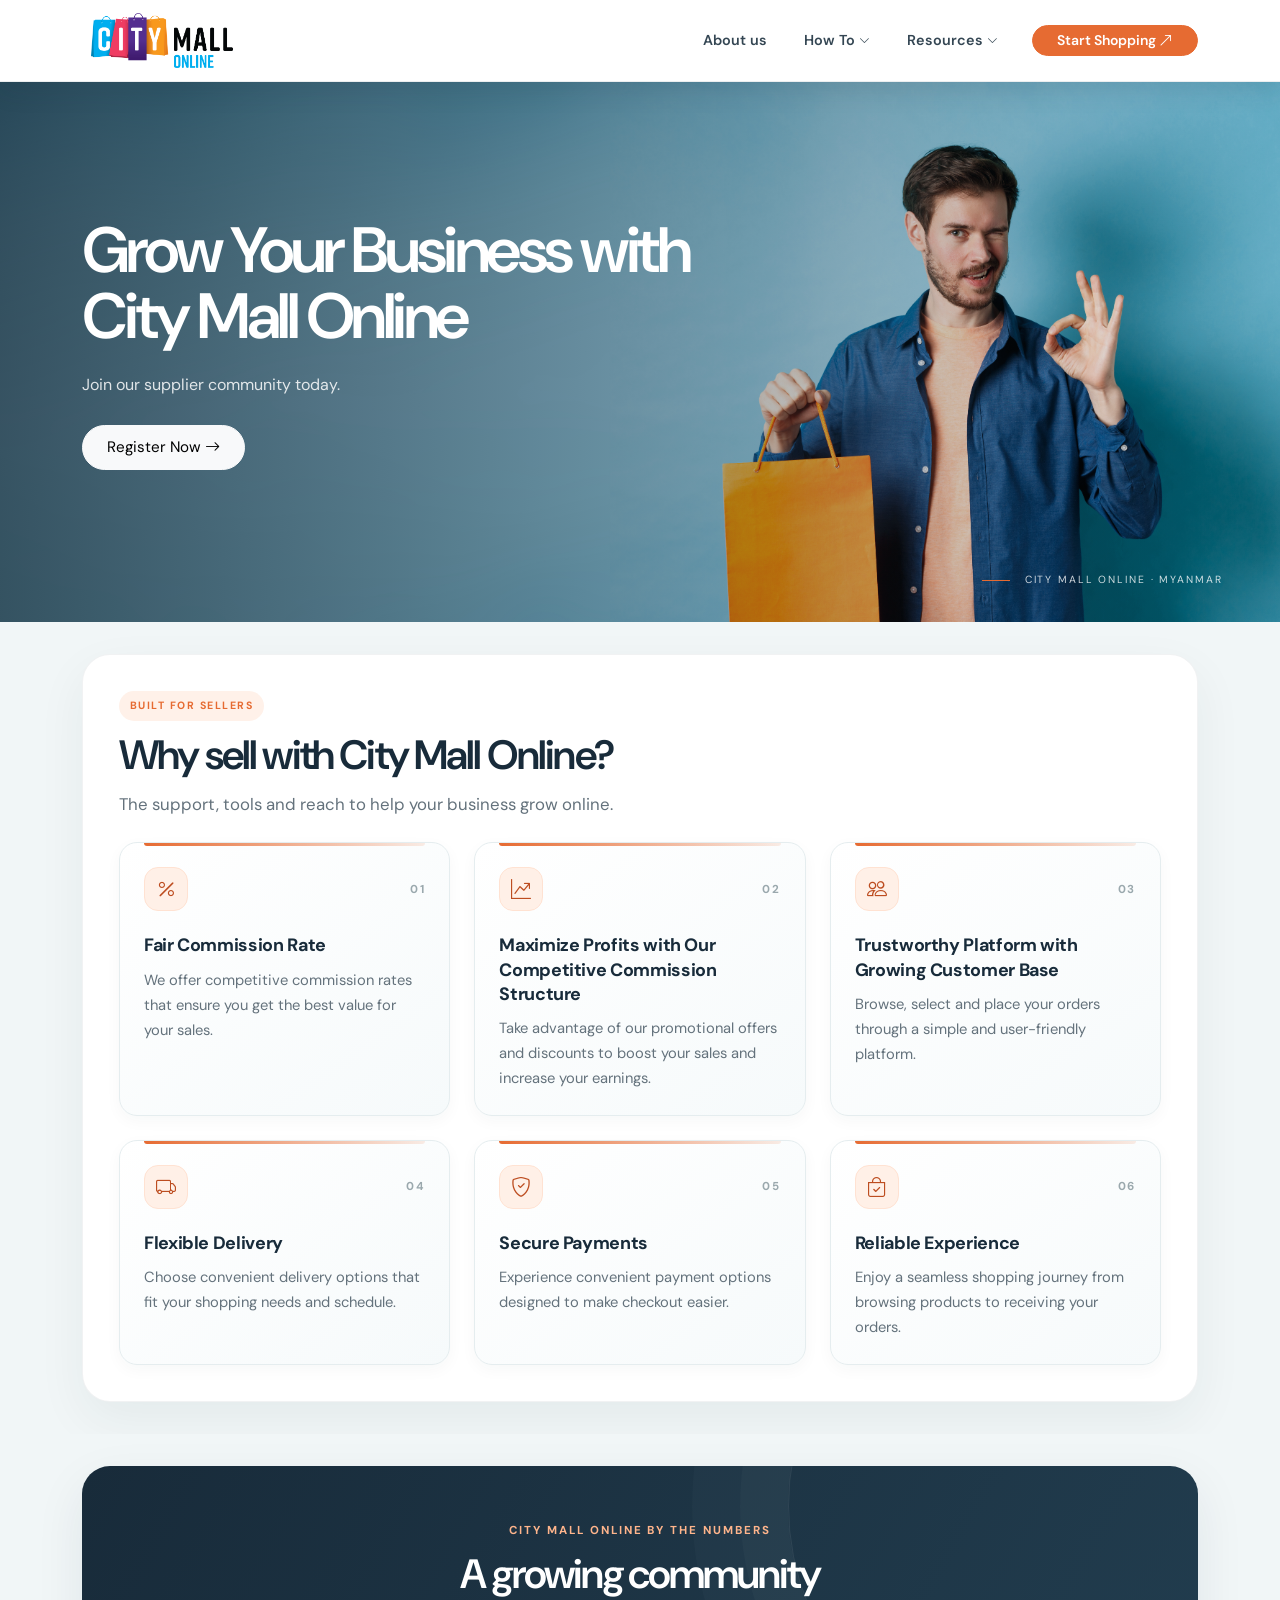
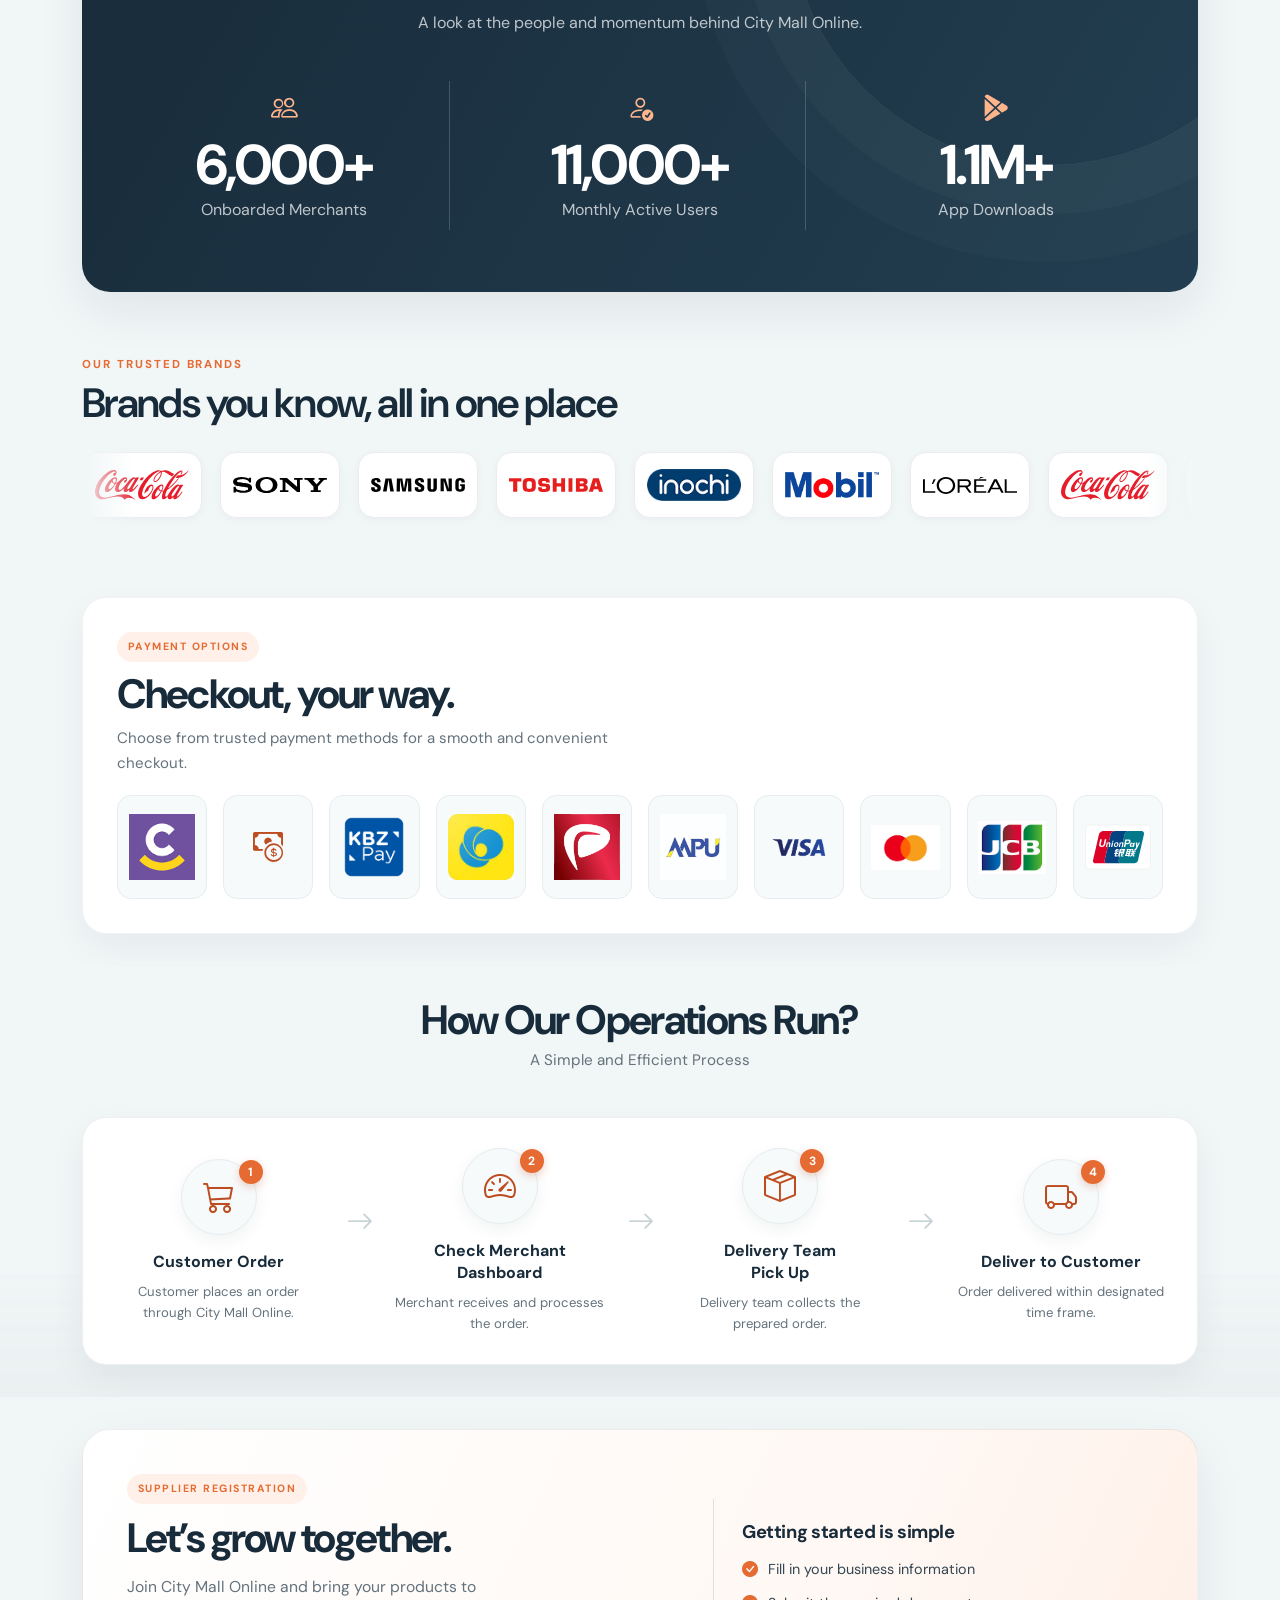
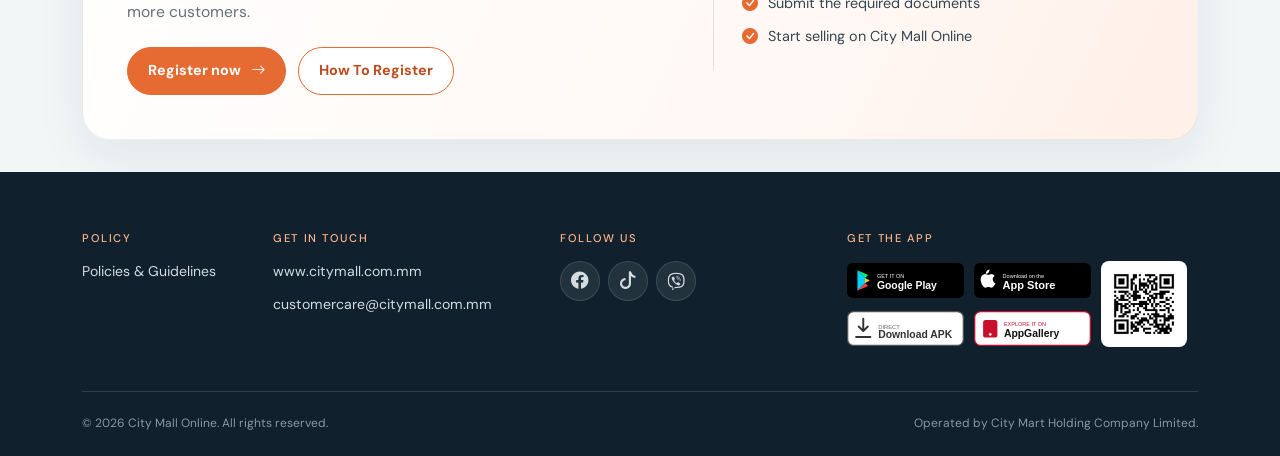
<file: index.html>
<!doctype html>
<html lang="en">
<head>
  <meta charset="utf-8">
  <meta name="viewport" content="width=device-width, initial-scale=1">
  <meta name="description" content="Discover City Mall Online — a convenient online shopping destination by City Mart Holding Company Limited.">
  <title>Homepage | Seller Center</title>
  <link rel="stylesheet" href="https://cdnjs.cloudflare.com/ajax/libs/font-awesome/6.7.2/css/all.min.css">
  <!-- Bootstrap 5 -->
  <link href="https://cdn.jsdelivr.net/npm/bootstrap@5.3.3/dist/css/bootstrap.min.css" rel="stylesheet">
  <link rel="stylesheet" href="https://cdn.jsdelivr.net/npm/bootstrap-icons@1.11.3/font/bootstrap-icons.min.css">
  <link rel="stylesheet" href="./assets/css/style.css">
</head>
<body>
  <!-- Header -->
  <header class="site-header">
    <nav class="navbar navbar-expand-lg navbar-light">
      <div class="container">
        <a class="navbar-brand" href="#" aria-label="City Mall Online home">
          <img src="./assets/images/cmo-logo.png" alt="City Mall Online" class="cmo-logo">
        </a>
        <button class="navbar-toggler" type="button" data-bs-toggle="collapse" data-bs-target="#mainNav"
          aria-controls="mainNav" aria-expanded="false" aria-label="Toggle navigation">
          <span class="navbar-toggler-icon"></span>
        </button>
        <div class="collapse navbar-collapse" id="mainNav">
          <ul class="navbar-nav ms-auto align-items-lg-center">
            <li class="nav-item"><a class="nav-link" href="./about-us.html">About us</a></li>
            <li class="nav-item dropdown">
              <a class="nav-link dropdown-toggle" href="#" id="howToDropdown" role="button" data-bs-toggle="dropdown" aria-expanded="false">
                How To <i class="bi bi-chevron-down nav-dropdown-icon" aria-hidden="true"></i>
              </a>
              <ul class="dropdown-menu" aria-labelledby="howToDropdown">
                <li><a class="dropdown-item" href="https://testing.city-partners.citycloudmm.com/supplier_registration/supplier-registration-user-manual-guide.pdf" target="_blank" rel="noopener noreferrer">Registration Guide</a></li>
                <li><a class="dropdown-item" href="./documents/guides/merchant-dashboard-user-manual.pdf" target="_blank" rel="noopener noreferrer">Merchant Portal Guide</a></li>
                <li><a class="dropdown-item" href="./documents/guides/return-qc.pdf" target="_blank" rel="noopener noreferrer">Return QC Guide</a></li>
              </ul>
            </li>
            <li class="nav-item dropdown">
              <a class="nav-link dropdown-toggle" href="#" id="resourcesDropdown" role="button" data-bs-toggle="dropdown" aria-expanded="false">
                Resources <i class="bi bi-chevron-down nav-dropdown-icon" aria-hidden="true"></i>
              </a>
              <ul class="dropdown-menu" aria-labelledby="resourcesDropdown">
                <li><a class="dropdown-item" href="#">Packaging Guide</a></li>
                <li><a class="dropdown-item" href="./policy.html">Policy</a></li>
              </ul>
            </li>
            <li class="nav-item ms-lg-3"><a class="btn btn-brand btn-sm px-4" href="https://www.citymall.com.mm/" target="_blank" rel="noopener">Start Shopping <i class="bi bi-arrow-up-right"></i></a></li>
          </ul>
        </div>
      </div>
    </nav>
  </header>

  <main class="homepage-main">
    <!-- Hero -->
    <section class="hero-section">
      <div class="hero-shade"></div>
      <div class="container hero-content">
        <!-- <p class="eyebrow eyebrow-light">A little closer to everything you need</p> -->
        <h1>Grow Your Business with City Mall Online</h1>
        <p class="hero-copy">Join our supplier community today.</p>
        <a class="btn btn-light btn-lg rounded-pill px-4" target="_blank" rel="noopener" href="https://city-partners.citycloudmm.com/registration/3p">Register Now <i class="bi bi-arrow-right"></i></a>
      </div>
      <div class="hero-note"><span></span> CITY MALL ONLINE · MYANMAR</div>
    </section>


<!-- Card Grid Section -->
<section class="card-grid-section" id="highlights">
  <div class="container">
    <div class="card-grid-panel">
      <div class="card-grid-heading">
        <span class="eyebrow">BUILT FOR SELLERS</span>
        <h2 class="section-title">Why sell with City Mall Online?</h2>
        <p class="card-grid-intro">The support, tools and reach to help your business grow online.</p>
      </div>

      <div class="row g-4">
        <!-- Card 1 -->
        <div class="col-md-6 col-lg-4">
          <div class="info-card">
            <div class="info-card-top">
              <span class="info-card-icon"><i class="bi bi-percent" aria-hidden="true"></i></span>
              <span class="info-card-number">01</span>
            </div>
            <h3>Fair Commission Rate</h3>
            <p>We offer competitive commission rates that ensure you get the best value for your sales.</p>
          </div>
        </div>

        <!-- Card 2 -->
        <div class="col-md-6 col-lg-4">
          <div class="info-card">
            <div class="info-card-top">
              <span class="info-card-icon"><i class="bi bi-graph-up-arrow" aria-hidden="true"></i></span>
              <span class="info-card-number">02</span>
            </div>
            <h3>Maximize Profits with Our Competitive Commission Structure</h3>
            <p>Take advantage of our promotional offers and discounts to boost your sales and increase your earnings.</p>
          </div>
        </div>

        <!-- Card 3 -->
        <div class="col-md-6 col-lg-4">
          <div class="info-card">
            <div class="info-card-top">
              <span class="info-card-icon"><i class="bi bi-people" aria-hidden="true"></i></span>
              <span class="info-card-number">03</span>
            </div>
            <h3>Trustworthy Platform with Growing Customer Base</h3>
            <p>Browse, select and place your orders through a simple and user-friendly platform.</p>
          </div>
        </div>

        <!-- Card 4 -->
        <div class="col-md-6 col-lg-4">
          <div class="info-card">
            <div class="info-card-top">
              <span class="info-card-icon"><i class="bi bi-truck" aria-hidden="true"></i></span>
              <span class="info-card-number">04</span>
            </div>
            <h3>Flexible Delivery</h3>
            <p>Choose convenient delivery options that fit your shopping needs and schedule.</p>
          </div>
        </div>

        <!-- Card 5 -->
        <div class="col-md-6 col-lg-4">
          <div class="info-card">
            <div class="info-card-top">
              <span class="info-card-icon"><i class="bi bi-shield-check" aria-hidden="true"></i></span>
              <span class="info-card-number">05</span>
            </div>
            <h3>Secure Payments</h3>
            <p>Experience convenient payment options designed to make checkout easier.</p>
          </div>
        </div>

        <!-- Card 6 -->
        <div class="col-md-6 col-lg-4">
          <div class="info-card">
            <div class="info-card-top">
              <span class="info-card-icon"><i class="bi bi-bag-check" aria-hidden="true"></i></span>
              <span class="info-card-number">06</span>
            </div>
            <h3>Reliable Experience</h3>
            <p>Enjoy a seamless shopping journey from browsing products to receiving your orders.</p>
          </div>
        </div>
      </div>
    </div>
  </div>
</section>

<!-- stats section -->

<section class="stats-section" aria-label="City Mall Online at a glance">
  <div class="container">
    <div class="stats-panel">
      <div class="stats-heading text-center">
        <span class="eyebrow">CITY MALL ONLINE BY THE NUMBERS</span>
        <h2 class="section-title">A growing community</h2>
        <p class="stats-copy">A look at the people and momentum behind City Mall Online.</p>
      </div>
      <div class="row g-4">
        <div class="col-12 col-sm-4">
          <div class="stat-item text-center">
            <i class="bi bi-people fs-1 stat-icon mb-2"></i>
            <h3 class="fw-bold">6,000+</h3>
            <p class="text-muted">Onboarded Merchants</p>
          </div>
        </div>
        <div class="col-12 col-sm-4">
          <div class="stat-item text-center">
            <i class="bi bi-person-check fs-1 stat-icon mb-2"></i>
            <h3 class="fw-bold">11,000+</h3>
            <p class="text-muted">Monthly Active Users</p>
          </div>
        </div>
        <div class="col-12 col-sm-4">
          <div class="stat-item text-center">
            <i class="bi bi-google-play fs-1 stat-icon mb-2"></i>
            <h3 class="fw-bold">1.1M+</h3>
            <p class="text-muted">App Downloads</p>
          </div>
        </div>
      </div>
    </div>
  </div>
</section>

<!-- Our Partners -->

<!-- <section id="our-partners" class="py-5 cream-bg border-bottom">
    <div class="container py-md-2">

        <div class="text-center mb-5">
            <span class="text-primary fw-bold tracking-wider text-uppercase small d-block mb-1">
                Collaboration
            </span>
            <h3 class="fw-bold h4 mb-0 text-dark">
                Trusted Partners
            </h3>
        </div>

        <div class="row">
            <div class="col-12">
                <div class="d-flex flex-wrap justify-content-center align-items-center gap-5">

                    <div class="brand-item">
                        <img src="./assets/images/marketplace.jpg"
                             alt="Marketplace by City Mart"
                             class="partner-img"
                             style="height: 28px;">
                    </div>

                    <div class="brand-item">
                        <img src="./assets/images/city-express.png"
                             alt="City Express"
                             class="partner-img"
                             style="height: 28px;">
                    </div>

                    <div class="brand-item">
                        <img src="./assets/images/city-mart.png"
                             alt="City Mart"
                             class="partner-img"
                             style="height: 32px;">
                    </div>

                    <div class="brand-item">
                        <img src="./assets/images/ocean.png"
                             alt="Ocean"
                             class="partner-img"
                             style="height: 26px;">
                    </div>

                    <div class="brand-item">
                        <img src="./assets/images/mini-city.png"
                             alt="Mini City"
                             class="partner-img"
                             style="height: 26px;">
                    </div>

                    <div class="brand-item">
                        <img src="./assets/images/city-care.png"
                             alt="City Care"
                             class="partner-img"
                             style="height: 26px;">
                    </div>

                </div>
            </div>
        </div>

    </div>
</section> -->

<!-- Our Partners section End-->


<!-- ================= OUR TRUSTED BRANDS ================= -->

<section class="trusted-brands-section cream-bg" id="trusted-brands">
  <div class="container">
    <div class="trusted-brands-heading">
      <span class="eyebrow">OUR TRUSTED BRANDS</span>
      <h2 class="section-title">Brands you know, all in one place</h2>
    </div>

    <div class="brand-marquee">

      <div class="brand-track">

      <!-- First group -->
      <div class="brand-group">

        <div class="brand-card">
          <img src="./assets/images/brands/coca-cola.svg" alt="Coca-Cola">
        </div>

        <div class="brand-card">
          <img src="./assets/images/brands/sony.svg" alt="Sony">
        </div>

        <div class="brand-card">
          <img src="./assets/images/brands/samsung.svg" alt="Samsung">
        </div>

        <div class="brand-card">
          <img src="./assets/images/brands/toshiba.svg" alt="Toshiba">
        </div>

        <div class="brand-card">
          <img src="./assets/images/brands/inochi.png" alt="INOCHI">
        </div>

        <div class="brand-card">
          <img src="./assets/images/brands/mobil.png" alt="Mobil">
        </div>

        <div class="brand-card">
          <img src="./assets/images/brands/loreal.svg" alt="L'Oréal">
        </div>

      </div>

      <!-- Second identical group -->
      <div class="brand-group" aria-hidden="true">

        <div class="brand-card">
          <img src="./assets/images/brands/coca-cola.svg" alt="">
        </div>

        <div class="brand-card">
          <img src="./assets/images/brands/sony.svg" alt="">
        </div>

        <div class="brand-card">
          <img src="./assets/images/brands/samsung.svg" alt="">
        </div>

        <div class="brand-card">
          <img src="./assets/images/brands/toshiba.svg" alt="">
        </div>

        <div class="brand-card">
          <img src="./assets/images/brands/inochi.png" alt="">
        </div>

        <div class="brand-card">
          <img src="./assets/images/brands/mobil.png" alt="">
        </div>

        <div class="brand-card">
          <img src="./assets/images/brands/loreal.svg" alt="">
        </div>

      </div>

      </div>

    </div>
  </div>

</section>


<!-- ================= OUR PAYMENT PARTNERS ================= -->
<section class="payment-partners-section cream-bg" id="payment-partners" aria-labelledby="payment-options-heading">
  <div class="container">
    <div class="payment-panel">
      <div class="payment-heading">
        <span class="eyebrow">PAYMENT OPTIONS</span>
        <h2 id="payment-options-heading">Checkout, your way.</h2>
        <p>Choose from trusted payment methods for a smooth and convenient checkout.</p>
      </div>

      <div class="payment-options">
        <div class="payment-card">
          <img src="./assets/images/payments/city-rewards.png" alt="City Rewards">
        </div>
        <div class="payment-card payment-card-text" role="img" aria-label="Cash on delivery">
          <i class="bi bi-cash-coin" aria-hidden="true"></i>
        </div>
        <div class="payment-card">
          <img src="./assets/images/payments/kpay.webp" alt="KBZ Pay">
        </div>
        <div class="payment-card">
          <img src="./assets/images/payments/wave.jpg" alt="WavePay">
        </div>
        <div class="payment-card">
          <img src="./assets/images/payments/aya.png" alt="AYA Pay">
        </div>
        <div class="payment-card">
          <img src="./assets/images/payments/mpu.jpg" alt="MPU">
        </div>
        <div class="payment-card payment-card-text">
          <img src="./assets/images/payments/visa.png" alt="Visa">
        </div>
        <div class="payment-card payment-card-text">
          <img src="./assets/images/payments/mastercard.jpg" alt="Mastercard">
        </div>
        <div class="payment-card payment-card-text">
          <img src="./assets/images/payments/jcb.jpg" alt="JCB">
        </div>
        <div class="payment-card">
          <img src="./assets/images/payments/unionpay.svg" alt="UnionPay">
        </div>
      </div>
    </div>
  </div>
</section>


<!-- ================= OPERATIONS PROCESS ================= -->
<section class="operations-section" id="how-it-works">
  <div class="container">

    <!-- Section Heading -->
    <div class="operations-heading">
      <h2>How Our Operations Run?</h2>
      <p>A Simple and Efficient Process</p>
    </div>

    <!-- Process Flow -->
    <div class="operations-flow">

      <!-- Step 1 -->
      <div class="operation-step">
        <div class="operation-icon">
          <span class="step-number">1</span>
          <i class="bi bi-cart3"></i>
        </div>
        <h3>Customer Order</h3>
        <p>Customer places an order through City Mall Online.</p>
      </div>

      <!-- Arrow -->
      <div class="operation-arrow">
        <i class="bi bi-arrow-right"></i>
      </div>

      <!-- Step 2 -->
      <div class="operation-step">
        <div class="operation-icon">
          <span class="step-number">2</span>
          <i class="bi bi-speedometer2"></i>
        </div>
        <h3>Check Merchant<br>Dashboard</h3>
        <p>Merchant receives and processes the order.</p>
      </div>

      <!-- Arrow -->
      <div class="operation-arrow">
        <i class="bi bi-arrow-right"></i>
      </div>

      <!-- Step 3 -->
      <div class="operation-step">
        <div class="operation-icon">
          <span class="step-number">3</span>
          <i class="bi bi-box-seam"></i>
        </div>
        <h3>Delivery Team<br>Pick Up</h3>
        <p>Delivery team collects the prepared order.</p>
      </div>

      <!-- Arrow -->
      <div class="operation-arrow">
        <i class="bi bi-arrow-right"></i>
      </div>

      <!-- Step 4 -->
      <div class="operation-step">
        <div class="operation-icon">
          <span class="step-number">4</span>
          <i class="bi bi-truck"></i>
        </div>
        <h3>Deliver to Customer</h3>
        <p>Order delivered within designated time frame.</p>
      </div>

    </div>
  </div>
</section>


<!-- Supplier Registration CTA -->
<section class="supplier-cta-section">
  <div class="container">
    <div class="supplier-cta-panel">
      <div class="supplier-cta-content">
        <span class="eyebrow">SUPPLIER REGISTRATION</span>
        <h2>Let’s grow together.</h2>
        <p>Join City Mall Online and bring your products to more customers.</p>
        <div class="supplier-cta-actions">
          <a class="supplier-cta-btn" href="https://city-partners.citycloudmm.com/registration/3p" target="_blank" rel="noopener">
            Register now <i class="bi bi-arrow-right" aria-hidden="true"></i>
          </a>
          <a class="supplier-cta-btn supplier-cta-btn-outline" href="https://testing.city-partners.citycloudmm.com/supplier_registration/supplier-registration-user-manual-guide.pdf" target="_blank" rel="noopener noreferrer">
            How To Register</i>
          </a>
        </div>
      </div>

      <div class="supplier-cta-steps">
        <h3>Getting started is simple</h3>
        <ul>
          <li><i class="bi bi-check-circle-fill" aria-hidden="true"></i> Fill in your business information</li>
          <li><i class="bi bi-check-circle-fill" aria-hidden="true"></i> Submit the required documents</li>
          <li><i class="bi bi-check-circle-fill" aria-hidden="true"></i> Start selling on City Mall Online</li>
        </ul>
      </div>
    </div>
  </div>
</section>



<!-- Promotional CTA Banner -->
<!-- <section class="promo-banner-section">
  <div class="container">
    <div class="promo-banner">
      <div class="promo-banner-content">
        <span class="promo-banner-eyebrow">CMO MEDIA</span>
        <h2>Advertise with CMO</h2>
        <p>Boost your brand with our powerful media channels.</p>
        <a href="#contact" class="promo-banner-btn">
          Learn more <i class="bi bi-arrow-right" aria-hidden="true"></i>
        </a>
      </div>
    </div>
  </div>
</section> -->

  </main>

  <!-- Footer -->

<footer class="site-footer">
  <div class="container">
    <div class="row gy-4 align-items-start footer-main">

      <!-- Policy -->
      <div class="col-6 col-md-4 col-lg-2">
        <h6>Policy</h6>
        <a class="footer-policy-link" href="./policy.html">
          <span>Policies &amp; Guidelines</span>
        </a>
      </div>

      <!-- Get in Touch -->
      <div class="col-6 col-md-4 col-lg-3">
        <h6>Get in touch</h6>
        <a href="https://www.citymall.com.mm/" target="_blank" rel="noopener">
          www.citymall.com.mm
        </a>
        <a href="mailto:customercare@citymall.com.mm">
          customercare@citymall.com.mm
        </a>
      </div>

      <!-- Follow Us -->
      <div class="col-12 col-md-4 col-lg-3">
        <h6>Follow us</h6>
        <div class="footer-social-links" aria-label="City Mall Online social media">
          <a href="https://www.facebook.com/CityMallOnline/" target="_blank" rel="noopener noreferrer" aria-label="Facebook">
            <i class="bi bi-facebook" aria-hidden="true"></i>
          </a>
          <a href="https://www.tiktok.com/@city.mall.online" target="_blank" rel="noopener noreferrer" aria-label="TikTok">
            <i class="bi bi-tiktok" aria-hidden="true"></i>
          </a>
          <a href="https://cmhl.me/3zptuBR" target="_blank" rel="noopener noreferrer" aria-label="Viber">
            <i class="fa-brands fa-viber"></i>
          </a>
        </div>
      </div>

      <!-- Get the App -->
      <div class="col-12 col-md-12 col-lg-4 footer-app">
        <h6>Get the App</h6>

        <div class="footer-app-content">

          <!-- Download Badges -->
          <div class="footer-app-links">
            <a href="https://play.google.com/store/apps/details?id=mm.com.citymall.app" target="_blank" rel="noopener">
              <img src="./assets/images/google-play.svg" alt="Google Play">
            </a>

            <a href="https://apps.apple.com/us/app/city-mall-online/id1580332592" target="_blank" rel="noopener">
              <img src="./assets/images/app-store.svg" alt="App Store">
            </a>

            <a href="https://cmomobileapk.blob.core.windows.net/cmo-preprod-mobile-app/CityMall_Prod.apk" target="_blank" rel="noopener">
              <img src="./assets/images/download-apk.svg" alt="Direct Download">
            </a>

            <a href="https://appgallery.huawei.com/app/C104823129" target="_blank" rel="noopener">
              <img src="./assets/images/app-gallery.svg" alt="Huawei AppGallery">
            </a>
          </div>

          <!-- QR Code -->
          <div class="footer-qr">
            <img src="./assets/images/cmo-qr.png"
                 alt="Scan to download City Mall Online">
          </div>

        </div>
      </div>

    </div>
    <!-- Footer Bottom -->
    <div class="footer-bottom d-flex flex-column flex-md-row justify-content-between gap-2">
      <span>© <span id="year">2026</span> City Mall Online. All rights reserved.</span>
      <span>Operated by City Mart Holding Company Limited.</span>
    </div>

  </div>
</footer>
  <script src="https://cdn.jsdelivr.net/npm/bootstrap@5.3.3/dist/js/bootstrap.bundle.min.js"></script>
</body>
</html>
</file>
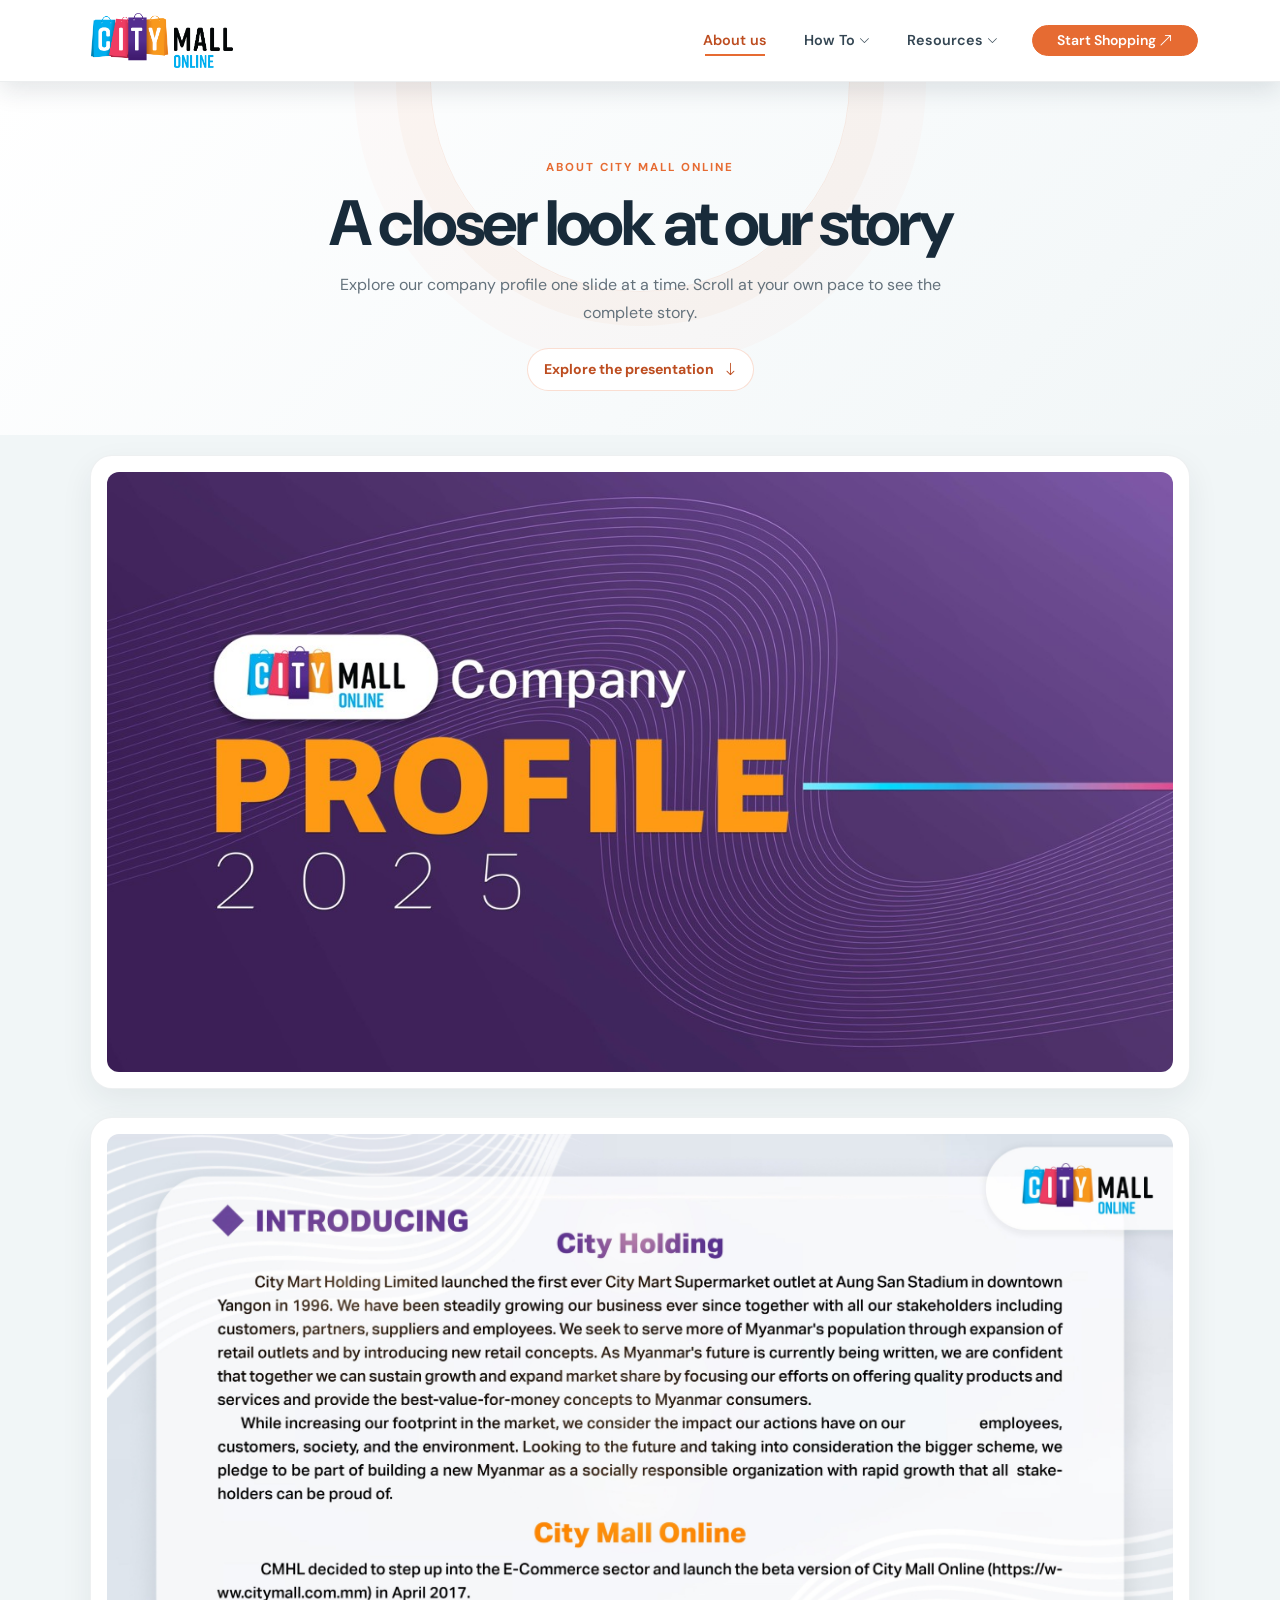
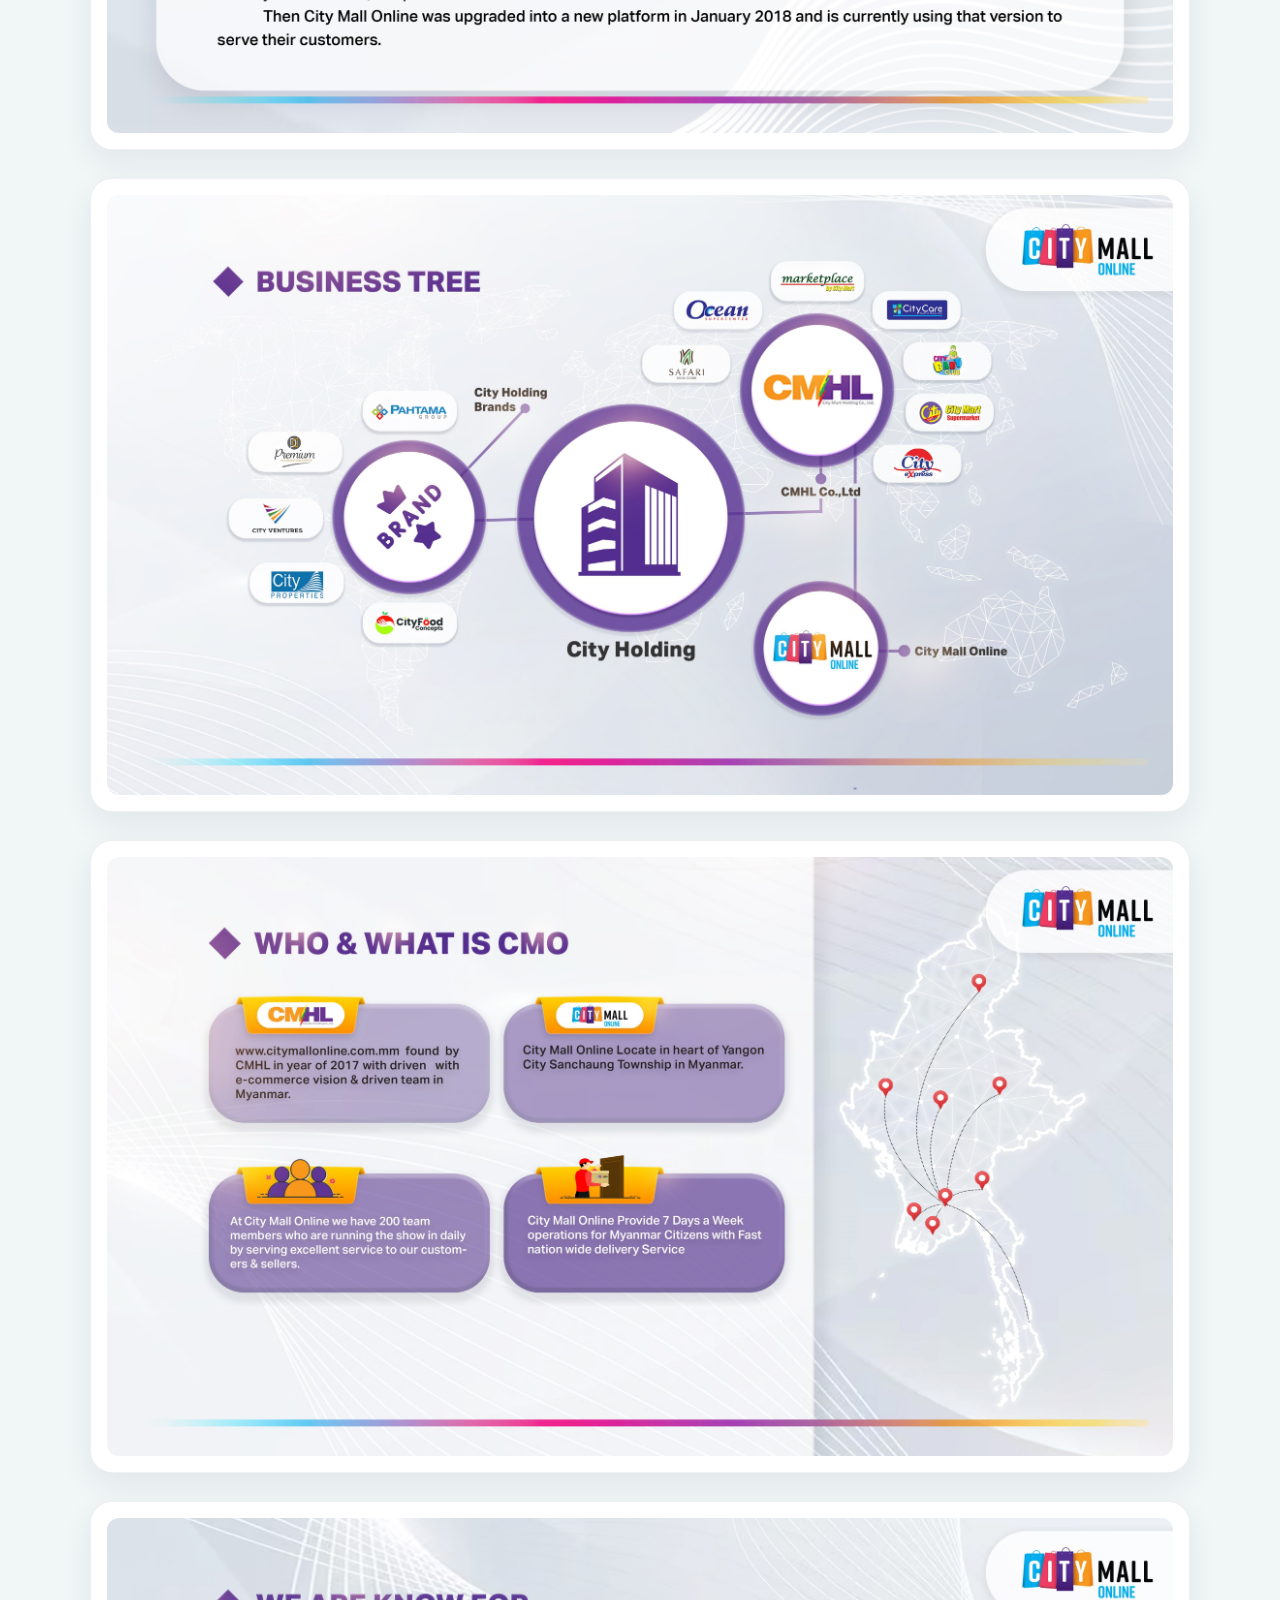
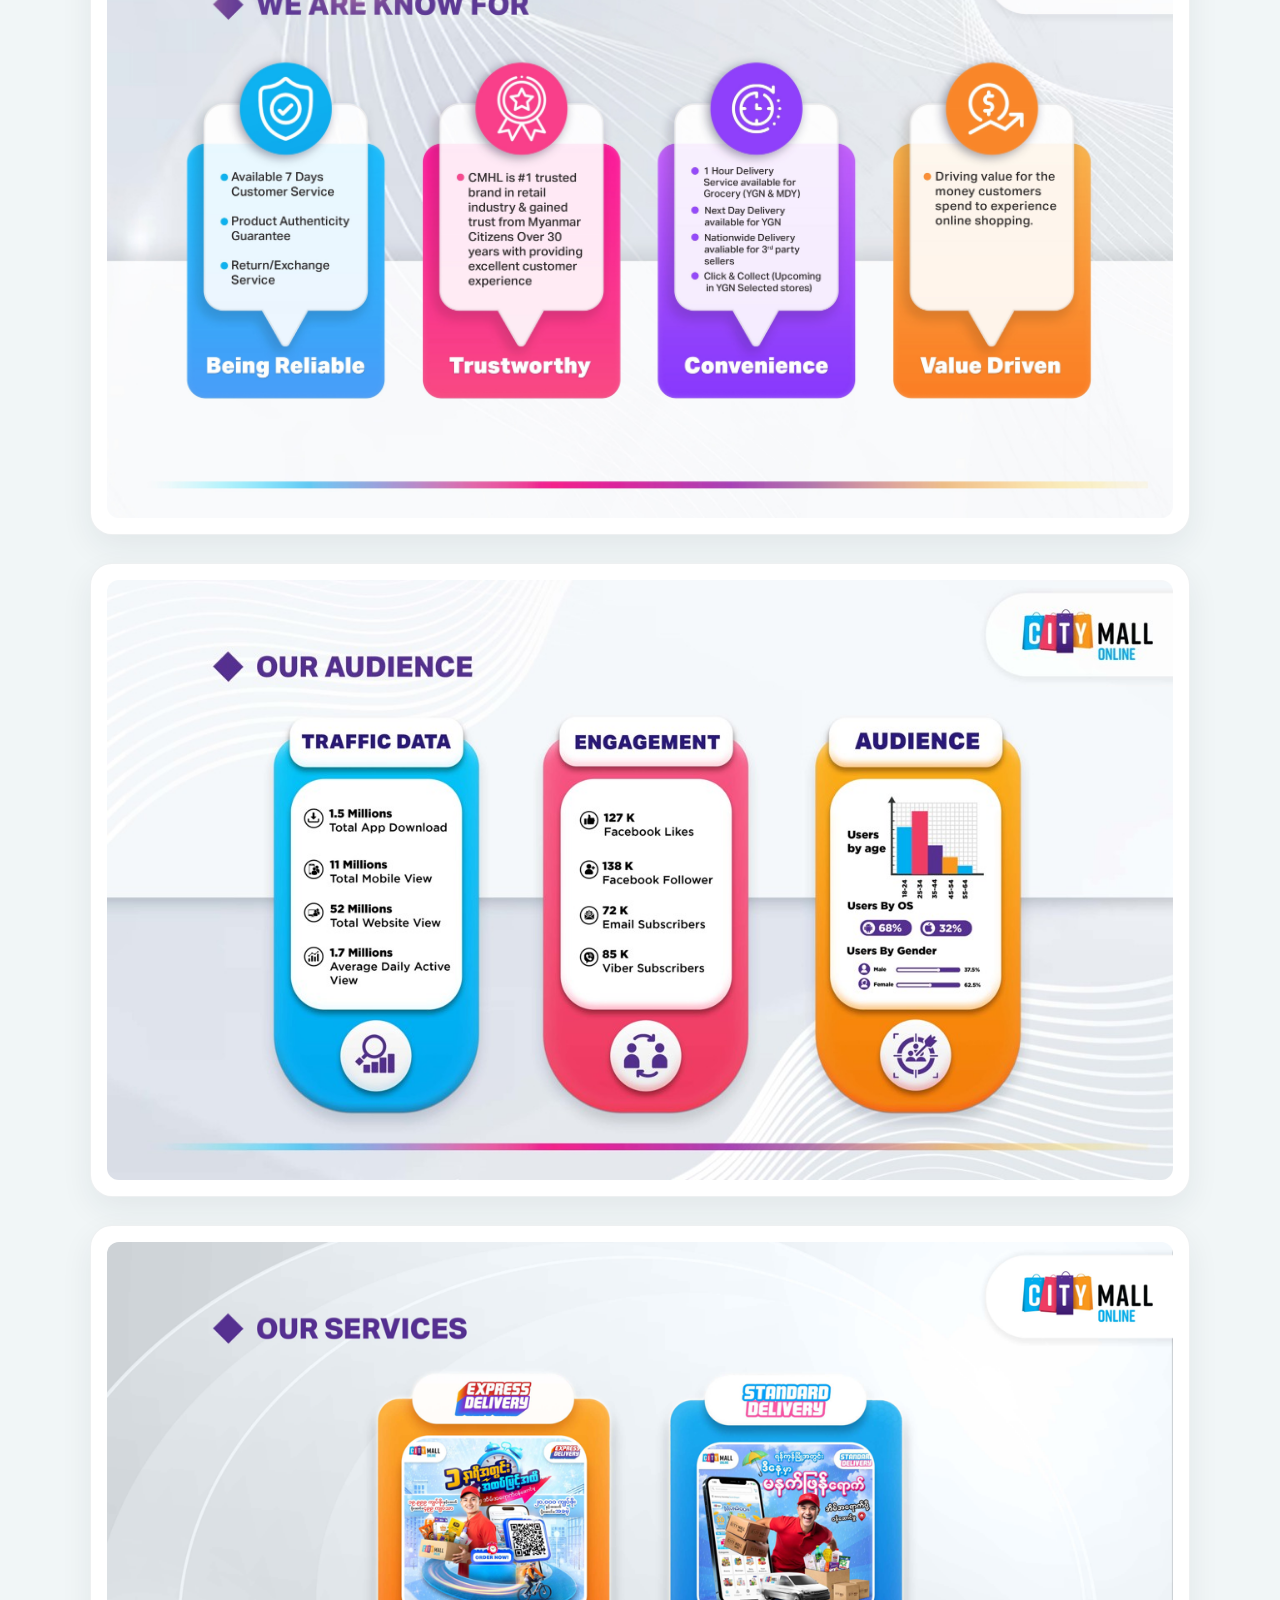
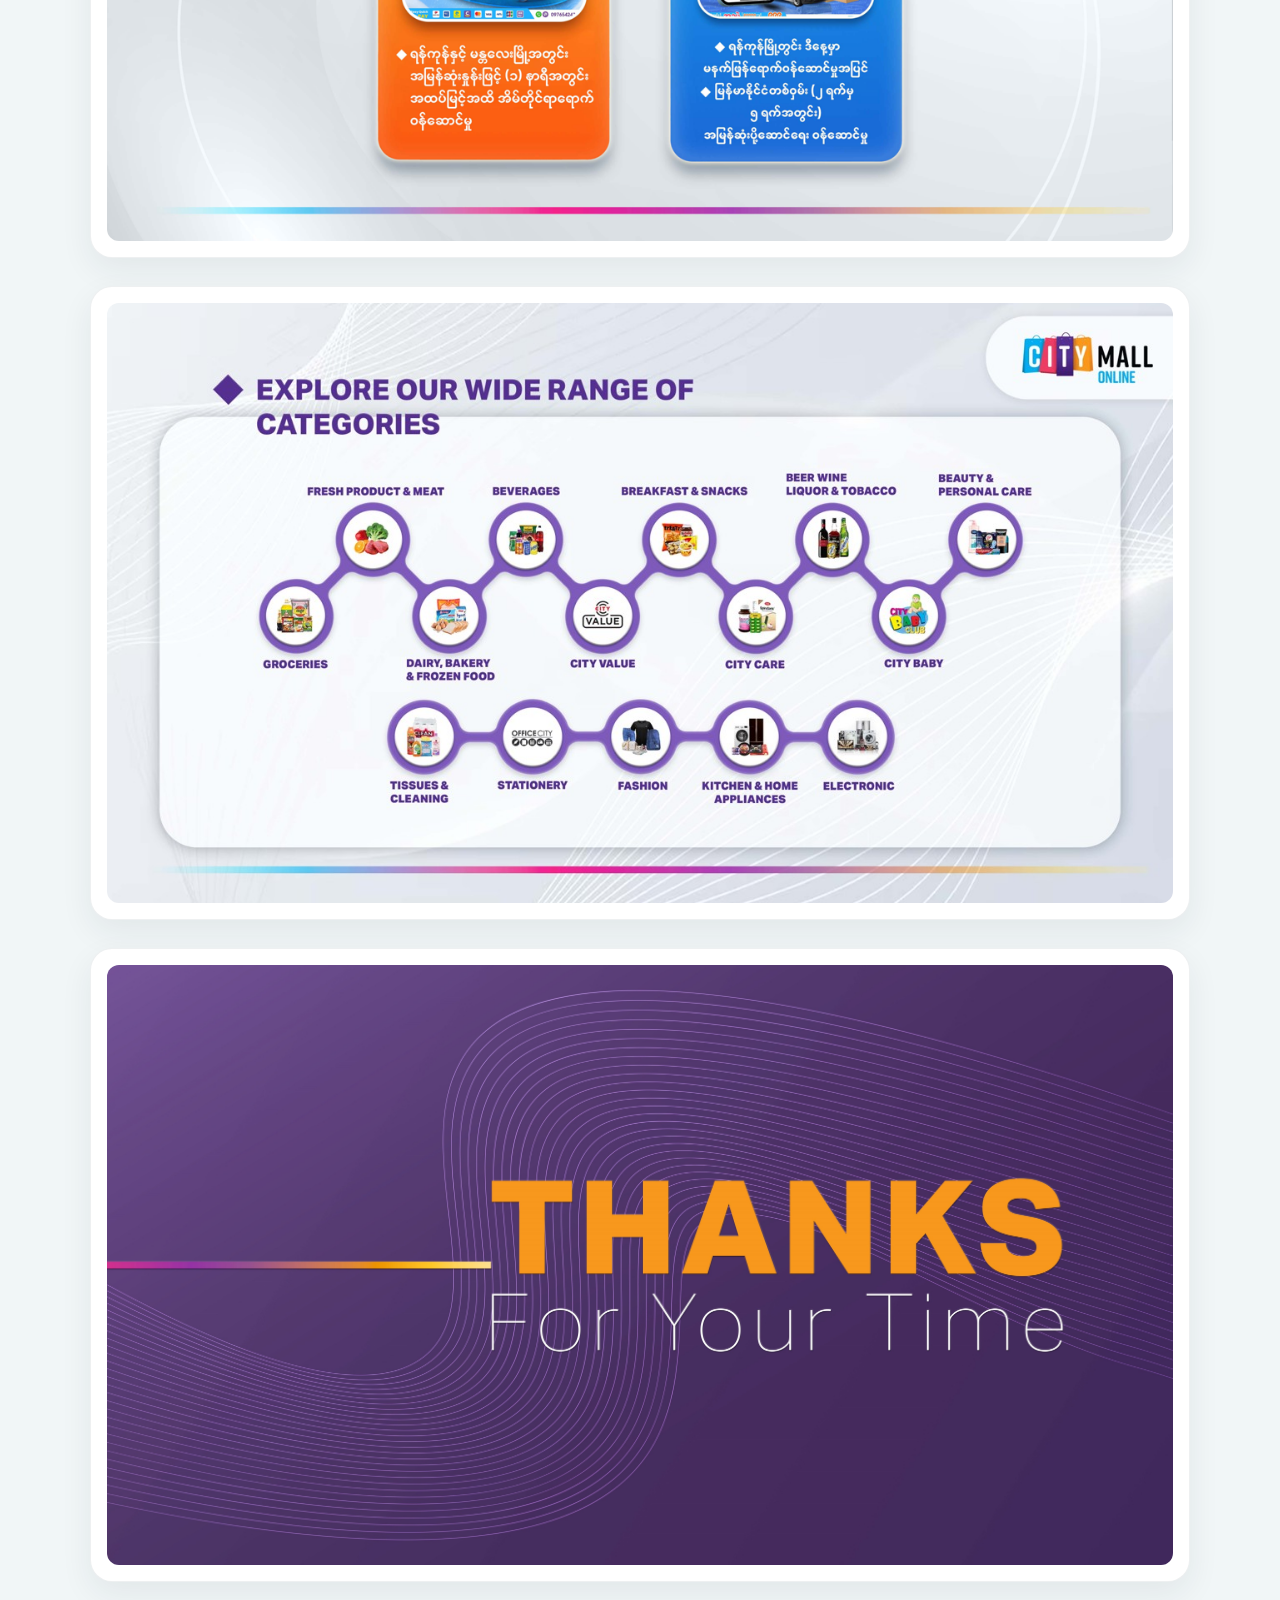
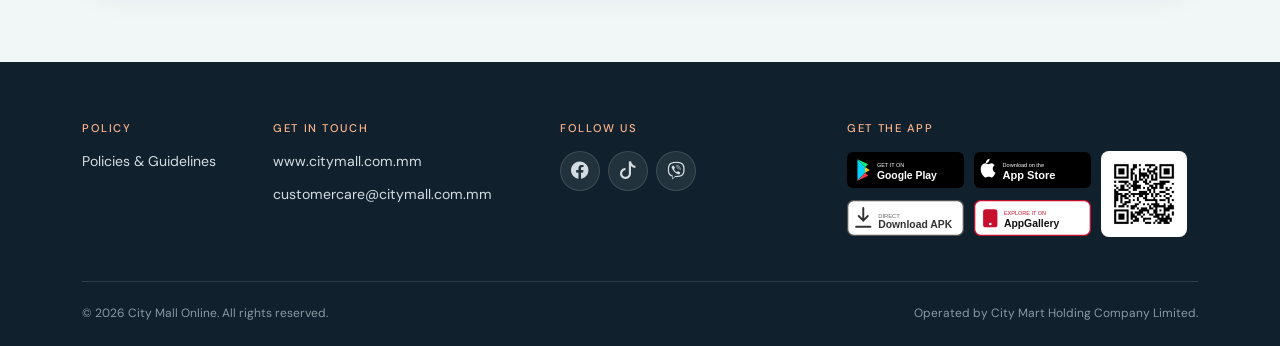
<file: about-us.html>
<!doctype html>
<html lang="en">
<head>
  <meta charset="utf-8">
  <meta name="viewport" content="width=device-width, initial-scale=1">
  <meta name="description" content="Scroll through the City Mall Online company profile and story.">
  <title>About Us | Seller Center</title>
  <link rel="stylesheet" href="https://cdnjs.cloudflare.com/ajax/libs/font-awesome/6.7.2/css/all.min.css">
  
  <link href="https://cdn.jsdelivr.net/npm/bootstrap@5.3.3/dist/css/bootstrap.min.css" rel="stylesheet">
  <link rel="stylesheet" href="https://cdn.jsdelivr.net/npm/bootstrap-icons@1.11.3/font/bootstrap-icons.min.css">
  <link rel="stylesheet" href="./assets/css/style.css">
</head>
<body class="about-us-page">
  <header class="site-header">
    <nav class="navbar navbar-expand-lg navbar-light">
      <div class="container">
        <a class="navbar-brand" href="./index.html" aria-label="City Mall Online home">
          <img src="./assets/images/cmo-logo.png" alt="City Mall Online" class="cmo-logo">
        </a>
        <button class="navbar-toggler" type="button" data-bs-toggle="collapse" data-bs-target="#mainNav"
          aria-controls="mainNav" aria-expanded="false" aria-label="Toggle navigation">
          <span class="navbar-toggler-icon"></span>
        </button>
        <div class="collapse navbar-collapse" id="mainNav">
          <ul class="navbar-nav ms-auto align-items-lg-center">
            <li class="nav-item"><a class="nav-link" href="#top" aria-current="page">About us</a></li>
            <li class="nav-item dropdown">
              <a class="nav-link dropdown-toggle" href="#" id="howToDropdown" role="button" data-bs-toggle="dropdown" aria-expanded="false">
                How To <i class="bi bi-chevron-down nav-dropdown-icon" aria-hidden="true"></i>
              </a>
              <ul class="dropdown-menu" aria-labelledby="howToDropdown">
                <li><a class="dropdown-item" href="https://testing.city-partners.citycloudmm.com/supplier_registration/supplier-registration-user-manual-guide.pdf" target="_blank" rel="noopener noreferrer">Registration Guide</a></li>
                <li><a class="dropdown-item" href="./documents/guides/merchant-dashboard-user-manual.pdf" target="_blank" rel="noopener noreferrer">Merchant Portal Guide</a></li>
                <li><a class="dropdown-item" href="./documents/guides/return-qc.pdf" target="_blank" rel="noopener noreferrer">Return QC Guide</a></li>
              </ul>
            </li>
            <li class="nav-item dropdown">
              <a class="nav-link dropdown-toggle" href="#" id="resourcesDropdown" role="button" data-bs-toggle="dropdown" aria-expanded="false">
                Resources <i class="bi bi-chevron-down nav-dropdown-icon" aria-hidden="true"></i>
              </a>
              <ul class="dropdown-menu" aria-labelledby="resourcesDropdown">
                <li><a class="dropdown-item" href="#">Packaging Guide</a></li>
                <li><a class="dropdown-item" href="./policy.html">Policy</a></li>
              </ul>
            </li>
            <li class="nav-item ms-lg-3"><a class="btn btn-brand btn-sm px-4" href="https://www.citymall.com.mm/" target="_blank" rel="noopener">Start Shopping <i class="bi bi-arrow-up-right"></i></a></li>
          </ul>
        </div>
      </div>
    </nav>
  </header>

  <main id="top" class="about-story">
    <section class="about-story-hero">
      <div class="container">
        <span class="eyebrow">ABOUT CITY MALL ONLINE</span>
        <h1>A closer look at our story</h1>
        <p>Explore our company profile one slide at a time. Scroll at your own pace to see the complete story.</p>
        <a class="about-story-scroll" href="#company-profile">
          Explore the presentation <i class="bi bi-arrow-down" aria-hidden="true"></i>
        </a>
      </div>
    </section>

    <section class="about-story-section" id="company-profile" aria-label="City Mall Online company profile presentation">
      <div class="container">
        <ol class="about-story-list">
          <li class="about-story-slide">
            <img src="./assets/images/about-us-img/company-profile-slide-01.jpg" alt="City Mall Online Company Profile 2025 cover slide" fetchpriority="high" decoding="async">
          </li>
          <li class="about-story-slide">
            <img src="./assets/images/about-us-img/company-profile-slide-02.jpg" alt="Company profile slide 2 of 21" loading="lazy" decoding="async">
          </li>
          <li class="about-story-slide">
            <img src="./assets/images/about-us-img/company-profile-slide-03.jpg" alt="Company profile slide 3 of 21" loading="lazy" decoding="async">
          </li>
          <li class="about-story-slide">
            <img src="./assets/images/about-us-img/company-profile-slide-04.jpg" alt="Company profile slide 4 of 21" loading="lazy" decoding="async">
          </li>
          <li class="about-story-slide">
            <img src="./assets/images/about-us-img/company-profile-slide-05.jpg" alt="Company profile slide 5 of 21" loading="lazy" decoding="async">
          </li>
          <li class="about-story-slide">
            <img src="./assets/images/about-us-img/company-profile-slide-06.jpg" alt="Company profile slide 6 of 21" loading="lazy" decoding="async">
          </li>
          <li class="about-story-slide">
            <img src="./assets/images/about-us-img/company-profile-slide-07.png" alt="Company profile slide 7 of 21" loading="lazy" decoding="async">
          </li>
          <li class="about-story-slide">
            <img src="./assets/images/about-us-img/company-profile-slide-08.jpg" alt="Company profile slide 8 of 21" loading="lazy" decoding="async">
          </li>
          <!-- Slides 9-20 are temporarily hidden.
          <li class="about-story-slide">
            <img src="./assets/images/about-us-img/company-profile-slide-09.jpg" alt="Company profile slide 9 of 21" loading="lazy" decoding="async">
          </li>
          <li class="about-story-slide">
            <img src="./assets/images/about-us-img/company-profile-slide-10.jpg" alt="Company profile slide 10 of 21" loading="lazy" decoding="async">
          </li>
          <li class="about-story-slide">
            <img src="./assets/images/about-us-img/company-profile-slide-11.jpg" alt="Company profile slide 11 of 21" loading="lazy" decoding="async">
          </li>
          <li class="about-story-slide">
            <img src="./assets/images/about-us-img/company-profile-slide-12.jpg" alt="Company profile slide 12 of 21" loading="lazy" decoding="async">
          </li>
          <li class="about-story-slide">
            <img src="./assets/images/about-us-img/company-profile-slide-13.jpg" alt="Company profile slide 13 of 21" loading="lazy" decoding="async">
          </li>
          <li class="about-story-slide">
            <img src="./assets/images/about-us-img/company-profile-slide-14.jpg" alt="Company profile slide 14 of 21" loading="lazy" decoding="async">
          </li>
          <li class="about-story-slide">
            <img src="./assets/images/about-us-img/company-profile-slide-15.jpg" alt="Company profile slide 15 of 21" loading="lazy" decoding="async">
          </li>
          <li class="about-story-slide">
            <img src="./assets/images/about-us-img/company-profile-slide-16.png" alt="Company profile slide 16 of 21" loading="lazy" decoding="async">
          </li>
          <li class="about-story-slide">
            <img src="./assets/images/about-us-img/company-profile-slide-17.png" alt="Company profile slide 17 of 21" loading="lazy" decoding="async">
          </li>
          <li class="about-story-slide">
            <img src="./assets/images/about-us-img/company-profile-slide-18.png" alt="Company profile slide 18 of 21" loading="lazy" decoding="async">
          </li>
          <li class="about-story-slide">
            <img src="./assets/images/about-us-img/company-profile-slide-19.png" alt="Company profile slide 19 of 21" loading="lazy" decoding="async">
          </li>
          <li class="about-story-slide">
            <img src="./assets/images/about-us-img/company-profile-slide-20.png" alt="Company profile slide 20 of 21" loading="lazy" decoding="async">
          </li>
          -->
          <li class="about-story-slide">
            <img src="./assets/images/about-us-img/company-profile-slide-21.jpg" alt="City Mall Online company profile closing slide" loading="lazy" decoding="async">
          </li>
        </ol>
      </div>
    </section>
  </main>

  <footer class="site-footer">
    <div class="container">
      <div class="row gy-4 align-items-start footer-main">
        <div class="col-6 col-md-4 col-lg-2">
          <h6>Policy</h6>
          <a class="footer-policy-link" href="./policy.html">
            <span>Policies &amp; Guidelines</span>
          </a>
        </div>

        <div class="col-6 col-md-4 col-lg-3">
          <h6>Get in touch</h6>
          <a href="https://www.citymall.com.mm/" target="_blank" rel="noopener">www.citymall.com.mm</a>
          <a href="mailto:customercare@citymall.com.mm">customercare@citymall.com.mm</a>
        </div>

        <div class="col-12 col-md-4 col-lg-3">
          <h6>Follow us</h6>
          <div class="footer-social-links" aria-label="City Mall Online social media">
            <a href="https://www.facebook.com/CityMallOnline/" target="_blank" rel="noopener noreferrer" aria-label="Facebook">
              <i class="bi bi-facebook" aria-hidden="true"></i>
            </a>
            <a href="https://www.tiktok.com/@city.mall.online" target="_blank" rel="noopener noreferrer" aria-label="TikTok">
              <i class="bi bi-tiktok" aria-hidden="true"></i>
            </a>
            <a href="https://cmhl.me/3zptuBR" target="_blank" rel="noopener noreferrer" aria-label="Viber">
              <i class="fa-brands fa-viber"></i>
            </a>
          </div>
        </div>

        <div class="col-12 col-md-12 col-lg-4 footer-app">
          <h6>Get the App</h6>
          <div class="footer-app-content">
            <div class="footer-app-links">
              <a href="https://play.google.com/store/apps/details?id=mm.com.citymall.app" target="_blank" rel="noopener">
                <img src="./assets/images/google-play.svg" alt="Google Play">
              </a>
              <a href="https://apps.apple.com/us/app/city-mall-online/id1580332592" target="_blank" rel="noopener">
                <img src="./assets/images/app-store.svg" alt="App Store">
              </a>
              <a href="https://cmomobileapk.blob.core.windows.net/cmo-preprod-mobile-app/CityMall_Prod.apk" target="_blank" rel="noopener">
                <img src="./assets/images/download-apk.svg" alt="Direct Download">
              </a>
              <a href="https://appgallery.huawei.com/app/C104823129" target="_blank" rel="noopener">
                <img src="./assets/images/app-gallery.svg" alt="Huawei AppGallery">
              </a>
            </div>
            <div class="footer-qr">
              <img src="./assets/images/cmo-qr.png" alt="Scan to download City Mall Online">
            </div>
          </div>
        </div>
      </div>

      <div class="footer-bottom d-flex flex-column flex-md-row justify-content-between gap-2">
        <span>© <span id="year">2026</span> City Mall Online. All rights reserved.</span>
        <span>Operated by City Mart Holding Company Limited.</span>
      </div>
    </div>
  </footer>

  <script src="https://cdn.jsdelivr.net/npm/bootstrap@5.3.3/dist/js/bootstrap.bundle.min.js"></script>
</body>
</html>
</file>
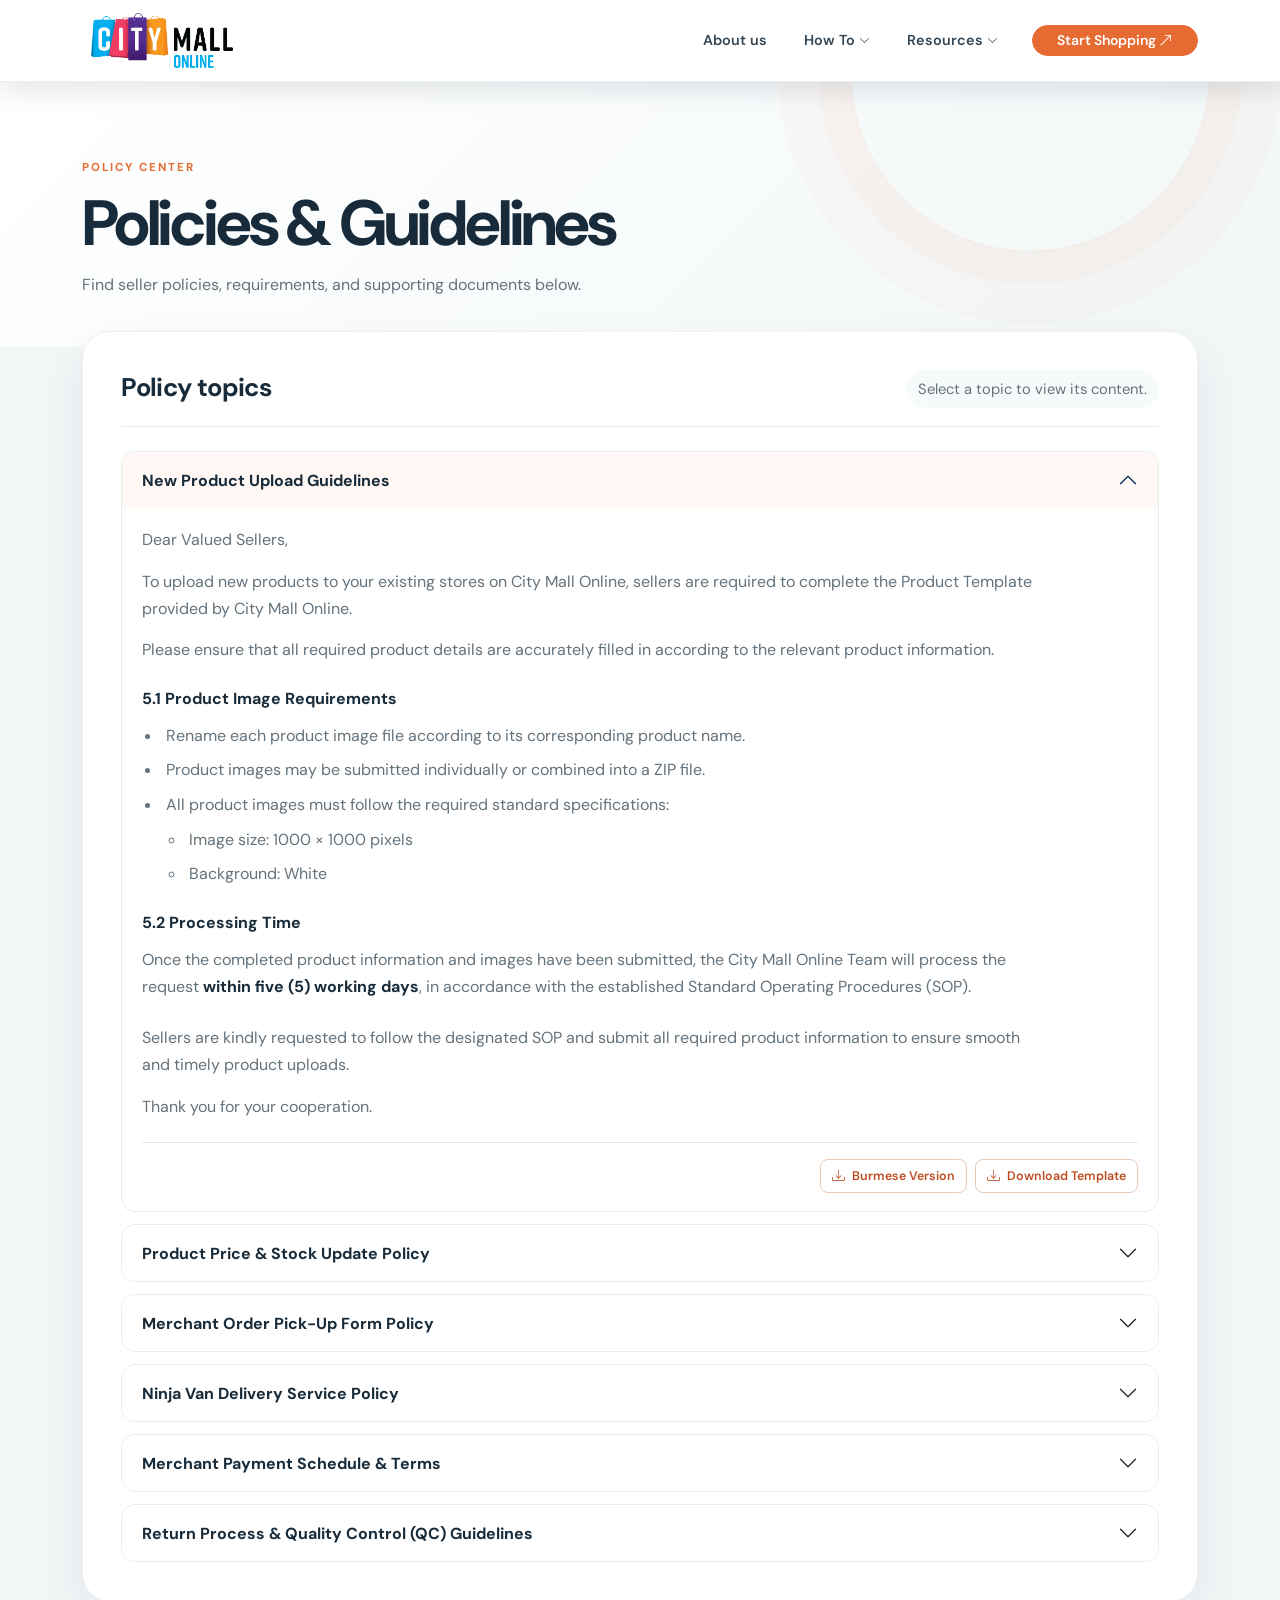
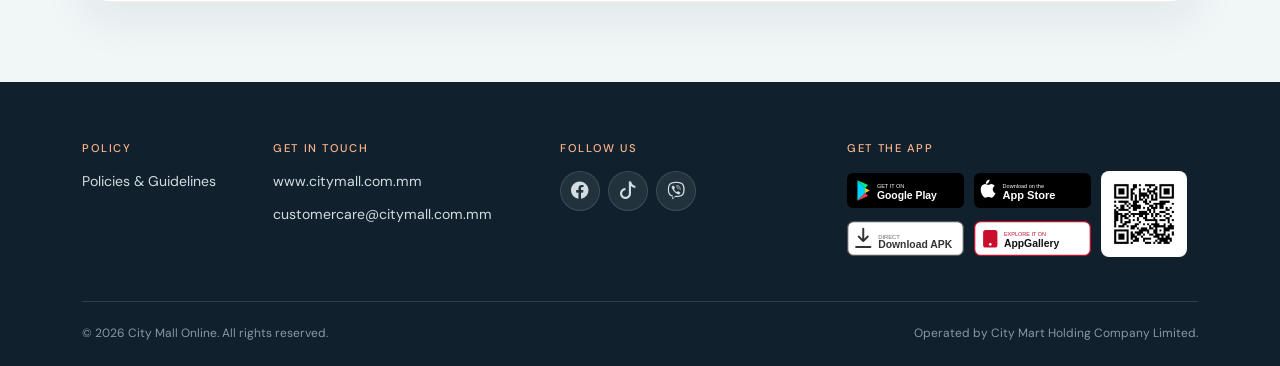
<file: policy.html>
<!doctype html>
<html lang="en">
<head>
  <meta charset="utf-8">
  <meta name="viewport" content="width=device-width, initial-scale=1">
  <meta name="description" content="Browse City Mall Online policy topics and guidelines.">
  <title>Policies &amp; Guidelines | Seller Center</title>
  <link rel="stylesheet" href="https://cdnjs.cloudflare.com/ajax/libs/font-awesome/6.7.2/css/all.min.css">
  
  <link href="https://cdn.jsdelivr.net/npm/bootstrap@5.3.3/dist/css/bootstrap.min.css" rel="stylesheet">
  <link rel="stylesheet" href="https://cdn.jsdelivr.net/npm/bootstrap-icons@1.11.3/font/bootstrap-icons.min.css">
  <link rel="stylesheet" href="./assets/css/style.css">
</head>
<body>
  <header class="site-header">
    <nav class="navbar navbar-expand-lg navbar-light">
      <div class="container">
        <a class="navbar-brand" href="./index.html" aria-label="City Mall Online home">
          <img src="./assets/images/cmo-logo.png" alt="City Mall Online" class="cmo-logo">
        </a>
        <button class="navbar-toggler" type="button" data-bs-toggle="collapse" data-bs-target="#mainNav"
          aria-controls="mainNav" aria-expanded="false" aria-label="Toggle navigation">
          <span class="navbar-toggler-icon"></span>
        </button>
        <div class="collapse navbar-collapse" id="mainNav">
          <ul class="navbar-nav ms-auto align-items-lg-center">
            <li class="nav-item"><a class="nav-link" href="./about-us.html">About us</a></li>
            <li class="nav-item dropdown">
              <a class="nav-link dropdown-toggle" href="#" id="howToDropdown" role="button" data-bs-toggle="dropdown" aria-expanded="false">
                How To <i class="bi bi-chevron-down nav-dropdown-icon" aria-hidden="true"></i>
              </a>
              <ul class="dropdown-menu" aria-labelledby="howToDropdown">
                <li><a class="dropdown-item" href="https://testing.city-partners.citycloudmm.com/supplier_registration/supplier-registration-user-manual-guide.pdf" target="_blank" rel="noopener noreferrer">Registration Guide</a></li>
                <li><a class="dropdown-item" href="./documents/guides/merchant-dashboard-user-manual.pdf" target="_blank" rel="noopener noreferrer">Merchant Portal Guide</a></li>
                <li><a class="dropdown-item" href="./documents/guides/return-qc.pdf" target="_blank" rel="noopener noreferrer">Return QC Guide</a></li>
              </ul>
            </li>
            <li class="nav-item dropdown">
              <a class="nav-link dropdown-toggle" href="#" id="resourcesDropdown" role="button" data-bs-toggle="dropdown" aria-expanded="false">
                Resources <i class="bi bi-chevron-down nav-dropdown-icon" aria-hidden="true"></i>
              </a>
              <ul class="dropdown-menu" aria-labelledby="resourcesDropdown">
                <li><a class="dropdown-item" href="#">Packaging Guide</a></li>
                <li><a class="dropdown-item" href="./policy.html">Policy</a></li>
              </ul>
            </li>
            <li class="nav-item ms-lg-3"><a class="btn btn-brand btn-sm px-4" href="https://www.citymall.com.mm/" target="_blank" rel="noopener">Start Shopping <i class="bi bi-arrow-up-right"></i></a></li>
          </ul>
        </div>
      </div>
    </nav>
  </header>

  <main class="policy-page">
    <section class="policy-hero">
      <div class="container">
        <span class="eyebrow">POLICY CENTER</span>
        <h1>Policies &amp; Guidelines</h1>
        <p>Find seller policies, requirements, and supporting documents below.</p>
      </div>
    </section>

    <section class="policy-content-section" aria-labelledby="policy-topics-title">
      <div class="container">
        <div class="policy-content-shell">
          <div class="policy-content-heading">
            <h2 id="policy-topics-title">Policy topics</h2>
            <p>Select a topic to view its content.</p>
          </div>

          <div class="accordion policy-accordion" id="policyAccordion">
            <div class="accordion-item">
              <h3 class="accordion-header" id="privacyHeading">
                <button class="accordion-button" type="button" data-bs-toggle="collapse"
                  data-bs-target="#privacyPolicy" aria-expanded="true" aria-controls="privacyPolicy">
                  New Product Upload Guidelines
                </button>
              </h3>
              <div id="privacyPolicy" class="accordion-collapse collapse show"
                aria-labelledby="privacyHeading" data-bs-parent="#policyAccordion">
                <div class="accordion-body">
                  <div class="policy-copy">
                    <p>Dear Valued Sellers,</p>
                    <p>To upload new products to your existing stores on City Mall Online, sellers are required to complete the Product Template provided by City Mall Online.</p>
                    <p>Please ensure that all required product details are accurately filled in according to the relevant product information.</p>

                    <section class="policy-subsection" aria-labelledby="product-image-requirements">
                      <h4 id="product-image-requirements">5.1 Product Image Requirements</h4>
                      <ul>
                        <li>Rename each product image file according to its corresponding product name.</li>
                        <li>Product images may be submitted individually or combined into a ZIP file.</li>
                        <li>All product images must follow the required standard specifications:
                          <ul>
                            <li>Image size: 1000 × 1000 pixels</li>
                            <li>Background: White</li>
                          </ul>
                        </li>
                      </ul>
                    </section>

                    <section class="policy-subsection" aria-labelledby="product-processing-time">
                      <h4 id="product-processing-time">5.2 Processing Time</h4>
                      <p>Once the completed product information and images have been submitted, the City Mall Online Team will process the request <strong>within five (5) working days</strong>, in accordance with the established Standard Operating Procedures (SOP).</p>
                    </section>
                    <p>Sellers are kindly requested to follow the designated SOP and submit all required product information to ensure smooth and timely product uploads.</p>
                    <p>Thank you for your cooperation.</p>
                  </div>
                  <div class="policy-downloads" aria-label="New Product Upload Guidelines downloads">
                    <a class="policy-download-btn" href="./documents/policies.docx" download>
                      <i class="bi bi-download" aria-hidden="true"></i> Burmese Version
                    </a>
                    <a class="policy-download-btn" href="./documents/templates/new-product-template.xlsx" download>
                      <i class="bi bi-download" aria-hidden="true"></i> Download Template
                    </a>
                  </div>
                </div>
              </div>
            </div>

            <div class="accordion-item">
              <h3 class="accordion-header" id="termsHeading">
                <button class="accordion-button collapsed" type="button" data-bs-toggle="collapse"
                  data-bs-target="#termsPolicy" aria-expanded="false" aria-controls="termsPolicy">
                  Product Price & Stock Update Policy
                </button>
              </h3>
              <div id="termsPolicy" class="accordion-collapse collapse"
                aria-labelledby="termsHeading" data-bs-parent="#policyAccordion">
                <div class="accordion-body">
                  <div class="policy-copy">
                    <p>Sellers who wish to make changes to product prices or stock quantities must notify City Mall Online <strong>at least five (5) working days in advance</strong>.</p>
                    <p>Upon receiving the update file from sellers, the CMO Seller Support Team will process the requested changes <strong>within five (5) working days</strong>, in accordance with the established Standard Operating Procedures (SOP).</p>
                    <p>If sellers have a specific date on which the changes must take effect, they may include the requested effective date when submitting their update request.</p>

                    <section class="policy-subsection" aria-labelledby="price-stock-submission">
                      <h4 id="price-stock-submission">6.1 Submission Requirements</h4>
                      <p>All price and stock update requests must be submitted using the designated file format provided by City Mall Online.</p>
                      <p>The City Mall Online Team will provide sellers with the required file template and format guidelines.</p>
                    </section>
                    <p>For further information or assistance, please contact the City Mall Online Team directly.</p>
                    <p>Thank you for your cooperation.</p>
                  </div>
                  <div class="policy-downloads" aria-label="Product Price and Stock Update Policy downloads">
                    <a class="policy-download-btn" href="./documents/policies.docx" download>
                      <i class="bi bi-download" aria-hidden="true"></i> Burmese Version
                    </a>
                  </div>
                </div>
              </div>
            </div>

            <div class="accordion-item">
              <h3 class="accordion-header" id="supplierHeading">
                <button class="accordion-button collapsed" type="button" data-bs-toggle="collapse"
                  data-bs-target="#supplierPolicy" aria-expanded="false" aria-controls="supplierPolicy">
                  Merchant Order Pick-Up Form Policy
                </button>
              </h3>
              <div id="supplierPolicy" class="accordion-collapse collapse"
                aria-labelledby="supplierHeading" data-bs-parent="#policyAccordion">
                <div class="accordion-body">
                  <div class="policy-copy">
                    <p>When City Mall Online delivery personnel visit a seller's store to collect orders, sellers must ensure that the delivery personnel complete the Merchant Pick-Up Form provided by City Mall Online.</p>
                    <p>All required information must be filled in accurately and completely. Similarly, when Ninja Van personnel collect orders, sellers must ensure that they complete the designated Ninja Van Pick-Up Form.</p>
                    <p class="policy-callout">Please be advised that City Mall Online will not be responsible for resolving any issues that arise after an order has been handed over to delivery personnel if the relevant pick-up form has not been completed or contains missing or inaccurate information.</p>
                    <p>Therefore, all sellers are required to ensure that the appropriate pick-up form is completed for every order collection.</p>
                    <p>For further information or assistance, please contact the City Mall Online Team directly.</p>
                  </div>
                  <div class="policy-downloads" aria-label="Merchant Order Pick-Up Form Policy downloads">
                    <a class="policy-download-btn" href="./documents/policies.docx" download>
                      <i class="bi bi-download" aria-hidden="true"></i> Burmese Version
                    </a>
                    <a class="policy-download-btn" href="./documents/templates/merchant-pick-up-form.pdf" download>
                      <i class="bi bi-download" aria-hidden="true"></i> Download Template
                    </a>
                  </div>
                </div>
              </div>
            </div>

            <div class="accordion-item">
              <h3 class="accordion-header" id="ninjaHeading">
                <button class="accordion-button collapsed" type="button" data-bs-toggle="collapse"
                  data-bs-target="#ninjaPolicy" aria-expanded="false" aria-controls="ninjaPolicy">
                  Ninja Van Delivery Service Policy
                </button>
              </h3>
              <div id="ninjaPolicy" class="accordion-collapse collapse"
                aria-labelledby="ninjaHeading" data-bs-parent="#policyAccordion">
                <div class="accordion-body">
                  <div class="policy-copy">
                    <p>Dear Valued Sellers,</p>
                    <p>First of all, we would like to express our sincere appreciation for your continued partnership with City Mall Online.</p>
                    <p>We would like to inform you of the following order collection arrangements, effective immediately:</p>
                    <ul>
                      <li><strong>Yangon Orders:</strong> Orders placed with delivery addresses in Yangon will be collected by City Mall Online's own delivery team.</li>
                      <li><strong>Out-of-Yangon Orders:</strong> Orders placed with delivery addresses outside Yangon will be collected by Ninja Van.</li>
                    </ul>
                    <p>Please do not hand over Yangon orders to Ninja Van under normal circumstances.</p>
                    <p>If Ninja Van collection is required for any Yangon orders, the City Mall Online Team will notify the relevant sellers in advance through the CMO Team Viber channel.</p>
                    <p class="policy-callout">Please ensure that all Yangon orders are handed over exclusively to City Mall Online's delivery team unless otherwise instructed.</p>
                    <p>We sincerely appreciate your continued cooperation and support.</p>
                    <p>Thank you, and have a wonderful day.</p>
                  </div>
                  <div class="policy-downloads" aria-label="Ninja Van Delivery Service Policy downloads">
                    <!-- Replace these placeholder href values with the approved document paths. -->
                    <a class="policy-download-btn" href="./documents/policies.docx" download>
                      <i class="bi bi-download" aria-hidden="true"></i> Burmese Version
                    </a>
                  </div>
                </div>
              </div>
            </div>
            <div class="accordion-item">
              <h3 class="accordion-header" id="paymentHeading">
                <button class="accordion-button collapsed" type="button" data-bs-toggle="collapse"
                  data-bs-target="#paymentPolicy" aria-expanded="false" aria-controls="paymentPolicy">
                  Merchant Payment Schedule & Terms
                </button>
              </h3>
              <div id="paymentPolicy" class="accordion-collapse collapse"
                aria-labelledby="paymentHeading" data-bs-parent="#policyAccordion">
                <div class="accordion-body">
                  <div class="policy-copy">
                    <p>Payments to merchants for product sales completed on the City Mall Online platform will be processed on a weekly basis, subject to a two-week processing period.</p>
                    <p>Payments will be made through bank transfer, electronic transfer, or cheque. Merchants are required to provide accurate and valid banking information to facilitate payment processing.</p>
                    <p>CMHL will periodically provide merchants with payment statements for their reference.</p>

                    <section class="policy-subsection" aria-labelledby="payment-schedule-title">
                      <h4 id="payment-schedule-title">Payment Schedule</h4>
                      <div class="table-responsive policy-table-wrap">
                        <table class="table policy-table">
                          <thead>
                            <tr><th scope="col">Item</th><th scope="col">Schedule</th></tr>
                          </thead>
                          <tbody>
                            <tr><th scope="row">Financial Week</th><td>Saturday – Friday</td></tr>
                            <tr><th scope="row">Waiting Period</th><td>One week</td></tr>
                            <tr><th scope="row">Finance Processing</th><td>Following week</td></tr>
                            <tr><th scope="row">Payment Day</th><td>Thursday or Friday of the final processing week</td></tr>
                          </tbody>
                        </table>
                      </div>
                    </section>
                    <p class="policy-callout">Payments are generally scheduled for Friday of the second week of the processing period.</p>
                  </div>
                  <div class="policy-downloads" aria-label="Merchant Payment Schedule and Terms downloads">
                    <!-- Replace these placeholder href values with the approved document paths. -->
                    <a class="policy-download-btn" href="./documents/policies.docx" download>
                      <i class="bi bi-download" aria-hidden="true"></i> Burmese Version
                    </a>
                  </div>
                </div>
              </div>
            </div>
            <div class="accordion-item">
              <h3 class="accordion-header" id="returnQcHeading">
                <button class="accordion-button collapsed" type="button" data-bs-toggle="collapse"
                  data-bs-target="#returnQcPolicy" aria-expanded="false" aria-controls="returnQcPolicy">
                  Return Process & Quality Control (QC) Guidelines
                </button>
              </h3>
              <div id="returnQcPolicy" class="accordion-collapse collapse"
                aria-labelledby="returnQcHeading" data-bs-parent="#policyAccordion">
                <div class="accordion-body">
                  <div class="policy-copy">
                    <p>Effective from the date of this announcement, sellers are required to manage all return processes directly through the Merchant Dashboard.</p>

                    <section class="policy-subsection" aria-labelledby="returned-orders">
                      <h4 id="returned-orders">2.1 Accessing Returned Orders</h4>
                      <p>Sellers can view returned or cancelled products in the Return QC section, highlighted in red, within the Merchant Dashboard.</p>
                      <p>This section displays products that have been returned following delivery attempts or cancelled for various reasons.</p>
                      <p>To inspect cancelled products, click the Return QC button. You will then be redirected to the Return QC In Progress page.</p>
                      <p>If the QC inspection has not yet been completed, the status will remain as Processing.</p>
                    </section>

                    <section class="policy-subsection" aria-labelledby="return-inspection">
                      <h4 id="return-inspection">2.2 Return Product Inspection</h4>
                      <p>Sellers must physically inspect all returned products to check for any damage, defects, or other issues.</p>
                      <ul>
                        <li>If all returned products are in good condition, click the QC Checked button, which will appear in green.</li>
                        <li>Once the QC inspection is completed, click the Finish button to finalize the process.</li>
                        <li>Sellers can also review the cancellation reasons provided by City Mall Online.</li>
                        <li>All inspection details must also be recorded and updated in the Merchant Return Record Form.</li>
                      </ul>
                    </section>

                    <section class="policy-subsection" aria-labelledby="seller-responsibilities">
                      <h4 id="seller-responsibilities">2.3 Seller Responsibilities</h4>
                      <p>From the effective date of this announcement, sellers are responsible for checking and managing order acceptance and Return QC activities directly through the Merchant Dashboard.</p>
                    </section>
                    <p>For assistance or inquiries, please contact the designated representative below.</p>
                    <address class="policy-contact">
                      <span><strong>Contact Person:</strong> Ma Sane Ma Ma</span>
                      <span><strong>Phone:</strong> +95 9 765 439 351</span>
                    </address>
                  </div>
                  <div class="policy-downloads" aria-label="Return Process and QC Guidelines downloads">
                    <!-- Replace these placeholder href values with the approved document paths. -->
                    <a class="policy-download-btn" href="./documents/policies.docx" download>
                      <i class="bi bi-download" aria-hidden="true"></i> Burmese Version
                    </a>
                    <a class="policy-download-btn" href="./documents/templates/return-form.pdf" download>
                      <i class="bi bi-download" aria-hidden="true"></i> Download Template
                    </a>
                  </div>
                </div>
              </div>
            </div>
          </div>
        </div>
      </div>
    </section>
  </main>

  <footer class="site-footer">
    <div class="container">
      <div class="row gy-4 align-items-start footer-main">
        <div class="col-6 col-md-4 col-lg-2">
          <h6>Policy</h6>
          <a class="footer-policy-link" href="./policy.html">
            <span>Policies &amp; Guidelines</span>
          </a>
        </div>

        <div class="col-6 col-md-4 col-lg-3">
          <h6>Get in touch</h6>
          <a href="https://www.citymall.com.mm/" target="_blank" rel="noopener">www.citymall.com.mm</a>
          <a href="mailto:customercare@citymall.com.mm">customercare@citymall.com.mm</a>
        </div>

        <div class="col-12 col-md-4 col-lg-3">
          <h6>Follow us</h6>
          <div class="footer-social-links" aria-label="City Mall Online social media">
            <a href="https://www.facebook.com/CityMallOnline/" target="_blank" rel="noopener noreferrer" aria-label="Facebook">
              <i class="bi bi-facebook" aria-hidden="true"></i>
            </a>
            <a href="https://www.tiktok.com/@city.mall.online" target="_blank" rel="noopener noreferrer" aria-label="TikTok">
              <i class="bi bi-tiktok" aria-hidden="true"></i>
            </a>
            <a href="https://cmhl.me/3zptuBR" target="_blank" rel="noopener noreferrer" aria-label="Viber">
              <i class="fa-brands fa-viber"></i>
            </a>
          </div>
        </div>

        <div class="col-12 col-md-12 col-lg-4 footer-app">
          <h6>Get the App</h6>
          <div class="footer-app-content">
            <div class="footer-app-links">
              <a href="https://play.google.com/store/apps/details?id=mm.com.citymall.app" target="_blank" rel="noopener">
                <img src="./assets/images/google-play.svg" alt="Google Play">
              </a>
              <a href="https://apps.apple.com/us/app/city-mall-online/id1580332592" target="_blank" rel="noopener">
                <img src="./assets/images/app-store.svg" alt="App Store">
              </a>
              <a href="https://cmomobileapk.blob.core.windows.net/cmo-preprod-mobile-app/CityMall_Prod.apk" target="_blank" rel="noopener">
                <img src="./assets/images/download-apk.svg" alt="Direct Download">
              </a>
              <a href="https://appgallery.huawei.com/app/C104823129" target="_blank" rel="noopener">
                <img src="./assets/images/app-gallery.svg" alt="Huawei AppGallery">
              </a>
            </div>
            <div class="footer-qr">
              <img src="./assets/images/cmo-qr.png" alt="Scan to download City Mall Online">
            </div>
          </div>
        </div>
      </div>

      <div class="footer-bottom d-flex flex-column flex-md-row justify-content-between gap-2">
        <span>© <span id="year">2026</span> City Mall Online. All rights reserved.</span>
        <span>Operated by City Mart Holding Company Limited.</span>
      </div>
    </div>
  </footer>

  <script src="https://cdn.jsdelivr.net/npm/bootstrap@5.3.3/dist/js/bootstrap.bundle.min.js"></script>
</body>
</html>
</file>
<file: assets/css/style.css>
@import url('https://fonts.googleapis.com/css2?family=DM+Sans:wght@400;500;600;700&family=Playfair+Display:ital,wght@0,500;0,600;1,500;1,600&display=swap');

:root {
  --ink: #182b3a;
  --muted: #64727c;
  --brand: #e66b32;
  --brand-dark: #bd4d20;
  --cream: #f1f6f7;
  --line: #dfe8ea;
}

/* CMO Navbar Logo */
.cmo-logo {
    width: 160px;
    height: 55px;
    object-fit: contain;
    display: block;
}

.navbar-brand {
    display: flex;
    align-items: center;
}

@media (max-width: 575.98px) {
    .cmo-logo {
        width: 130px;
        height: 45px;
    }
}

* { box-sizing: border-box; }
html { scroll-behavior: smooth; }
body { margin: 0; color: var(--ink); font-family: 'DM Sans', sans-serif; background: var(--cream); }
a { text-decoration: none; }
a:focus-visible,
button:focus-visible {
  outline: 3px solid var(--brand);
  outline-offset: 3px;
}
/* .site-header { background: #fff; position: relative; z-index: 10; } */

.site-header {
  background: rgba(255, 255, 255, .97);
  position: sticky;
  top: 0;
  z-index: 1030;
  width: 100%;
  border-bottom: 1px solid rgba(24, 43, 58, .08);
  box-shadow: 0 8px 24px rgba(24, 43, 58, .12);
  -webkit-backdrop-filter: blur(14px);
  backdrop-filter: blur(14px);
}

.navbar {
  min-height: 78px;
  transition: min-height .2s ease;
}
.brand-lockup { display: inline-flex; flex-direction: column; line-height: .9; color: var(--ink); letter-spacing: -.06em; }
.brand-mark { font-size: 1.55rem; font-weight: 700; }
.brand-mark span { color: var(--brand); }
.brand-online { font-size: .58rem; font-weight: 700; letter-spacing: .42em; margin-top: 7px; }
.nav-link {
  position: relative;
  color: #344653;
  font-size: .9rem;
  font-weight: 600;
  margin: 0 .65rem;
  transition: color .2s ease;
}
.nav-link::after {
  position: absolute;
  right: .65rem;
  bottom: .2rem;
  left: .65rem;
  height: 2px;
  background: var(--brand);
  content: "";
  transform: scaleX(0);
  transform-origin: left;
  transition: transform .2s ease;
}
.nav-link:hover {
  color: var(--brand-dark);
}
.nav-link:hover::after,
.nav-link:focus-visible::after {
  transform: scaleX(1);
}
.nav-dropdown-icon {
  font-size: .68rem;
  transition: transform .2s ease;
}
.dropdown.show .nav-dropdown-icon {
  transform: rotate(180deg);
}
.site-header .dropdown-menu {
  min-width: 14rem;
  margin-top: .5rem;
  padding: .45rem;
  border: 1px solid rgba(24, 43, 58, .08);
  border-radius: 14px;
  box-shadow: 0 14px 32px rgba(24, 43, 58, .14);
}
.site-header .dropdown-item {
  padding: .65rem .8rem;
  color: #344653;
  border-radius: 9px;
  font-size: .88rem;
  font-weight: 500;
  transition: color .2s ease, background-color .2s ease;
}
.site-header .dropdown-item:hover,
.site-header .dropdown-item:focus {
  color: var(--brand-dark);
  background: #fff1e9;
}
.navbar-toggler {
  border-color: rgba(24, 43, 58, .2);
  border-radius: 12px;
  padding: .45rem .65rem;
}
.navbar-toggler:focus {
  box-shadow: 0 0 0 .2rem rgba(230, 107, 50, .2);
}
.btn-brand { background: var(--brand); color: #fff; border: 1px solid var(--brand); border-radius: 50px; font-weight: 600; }
.btn-brand:hover { background: var(--brand-dark); border-color: var(--brand-dark); color: #fff; }

.hero-section {
  min-height: 540px; position: relative; display: flex; align-items: center; overflow: hidden;
  color: #fff;
  background: #263b48 url('../images/hero.jpg') center 48%/cover no-repeat;
}
.hero-shade { position: absolute; inset: 0; background: linear-gradient(90deg, rgba(12,29,42,.70) 0%, rgba(12,29,42,.38) 48%, rgba(12,29,42,.04) 100%); }
.hero-content { position: relative; z-index: 1; padding-top: 64px; padding-bottom: 80px; }
.eyebrow { color: var(--brand); text-transform: uppercase; letter-spacing: .17em; font-size: .72rem; font-weight: 700; margin-bottom: 1.1rem; }
.eyebrow-light { color: #ffc49f; }
.hero-section h1 { font-size: clamp(2.6rem, 5vw, 4.5rem); line-height: 1.04; letter-spacing: -.055em; font-weight: 600; max-width: 700px; margin-bottom: 1.25rem; }
h1 em, h2 em { font-family: 'Playfair Display', serif; font-weight: 500; }
.hero-copy { max-width: 470px; color: rgba(255,255,255,.84); font-size: 1rem; line-height: 1.75; margin-bottom: 1.6rem; }
.hero-content .btn { font-size: .95rem; padding-top: .65rem; padding-bottom: .65rem; }
.hero-note { position: absolute; z-index: 2; right: 4.5%; bottom: 34px; font-size: .65rem; letter-spacing: .18em; color: rgba(255,255,255,.8); }
.hero-note span { display: inline-block; width: 28px; height: 1px; background: var(--brand); vertical-align: middle; margin-right: 10px; }

.section-space { padding: 110px 0; }
.section-title { font-size: clamp(2.35rem, 4vw, 4rem); line-height: 1.12; letter-spacing: -.05em; font-weight: 600; margin: 0; }
.section-title em { color: var(--brand); }
.lead-copy { font-size: 1.24rem; line-height: 1.7; font-weight: 500; }
.body-copy { color: var(--muted); line-height: 1.9; font-size: .98rem; }
.text-link { display: inline-flex; align-items: center; gap: 12px; color: var(--brand-dark); font-weight: 700; border-bottom: 1px solid #e8b69d; padding-bottom: 8px; margin-top: 1rem; }
.text-link:hover { color: var(--ink); }

.feature-image { min-height: 540px; position: relative; display: flex; align-items: end; padding: 70px max(7vw, calc((100vw - 1140px)/2)); color: #fff;
  background: linear-gradient(90deg, rgba(14,31,42,.82), rgba(14,31,42,.08)), url('https://images.unsplash.com/photo-1556761175-b413da4baf72?auto=format&fit=crop&w=2000&q=85') center/cover no-repeat; }
.feature-overlay { max-width: 560px; }
.feature-overlay h2 { font-size: clamp(2.8rem, 5vw, 4.8rem); line-height: 1.05; letter-spacing: -.05em; margin-bottom: 1rem; }
.feature-overlay p:last-child { max-width: 440px; color: rgba(255,255,255,.82); line-height: 1.8; }

.categories-section { background: var(--cream); }
.category-card { min-height: 260px; padding: 25px; position: relative; display: flex; flex-direction: column; justify-content: space-between; color: #fff; overflow: hidden; isolation: isolate; }
.category-card::before { content: ''; position: absolute; inset: 0; z-index: -1; background: linear-gradient(180deg, rgba(0,0,0,.05), rgba(0,0,0,.65)); }
.category-card::after { content: ''; position: absolute; inset: 0; z-index: -2; background-size: cover; background-position: center; transition: transform .5s ease; }
.category-card:hover::after { transform: scale(1.06); }
.category-grocery::after { background-image: url('https://images.unsplash.com/photo-1542838132-92c53300491e?auto=format&fit=crop&w=700&q=80'); }
.category-home::after { background-image: url('https://images.unsplash.com/photo-1616486338812-3dadae4b4ace?auto=format&fit=crop&w=700&q=80'); }
.category-care::after { background-image: url('https://images.unsplash.com/photo-1608248543803-ba4f8c70ae0b?auto=format&fit=crop&w=700&q=80'); }
.category-more::after { background-image: url('https://images.unsplash.com/photo-1483985988355-763728e1935b?auto=format&fit=crop&w=700&q=80'); }
.category-card span { font-size: .7rem; letter-spacing: .15em; color: #ffd0b5; }
.category-card h3 { font-size: 1.25rem; font-weight: 600; max-width: 170px; margin: 0; }
.category-card i { position: absolute; right: 24px; bottom: 25px; font-size: 1.2rem; }
.small-note { font-size: .76rem; color: #8a918f; }

.backing-visual { min-height: 480px; position: relative; background: url('https://images.unsplash.com/photo-1521737711867-e3b97375f902?auto=format&fit=crop&w=1100&q=85') center/cover no-repeat; }
.backing-stamp { position: absolute; right: -22px; bottom: 35px; background: var(--brand); color: #fff; width: 130px; height: 130px; border-radius: 50%; display: flex; flex-direction: column; align-items: center; justify-content: center; font-size: .65rem; letter-spacing: .15em; text-align: center; transform: rotate(8deg); }
.backing-stamp strong { font-size: 1.7rem; letter-spacing: .03em; }

.closing-section { padding: 100px 0; color: #fff; background: var(--ink); }
.closing-section h2 { font-size: clamp(2.6rem, 5vw, 4.7rem); line-height: 1.08; letter-spacing: -.05em; }
.closing-section h2 em { color: #ffb58c; }
.site-footer { background: #10212d; color: #fff; padding: 60px 0 24px; }
.footer-main {
  --bs-gutter-x: 2rem;
  --bs-gutter-y: 2.25rem;
}
.brand-lockup-footer {
  width: fit-content;
  padding: 6px 10px;
  background: #fff;
  border-radius: 10px;
  color: #fff;
}
.footer-description { color: #aeb9bf; font-size: .9rem; margin-top: 20px; }
.site-footer h6 { color: #ffb58c; text-transform: uppercase; letter-spacing: .14em; font-size: .7rem; margin-bottom: 16px; }
.site-footer .col-6 > a, .site-footer .col-lg-4 > a { display: block; color: #d3dce0; font-size: .88rem; margin-bottom: 12px; overflow-wrap: anywhere; transition: color .2s ease; }
.site-footer .col-6 > a.footer-policy-link {
  display: flex;
  align-items: center;
  gap: 9px;
  width: fit-content;
}
.site-footer .footer-policy-link i {
  display: grid;
  flex: 0 0 30px;
  width: 30px;
  height: 30px;
  place-items: center;
  color: #ffb58c;
  background: rgba(255, 255, 255, .08);
  border: 1px solid rgba(255, 255, 255, .12);
  border-radius: 9px;
  font-size: .95rem;
}
.site-footer a:hover { color: #ffb58c; }
.footer-bottom { border-top: 1px solid rgba(255,255,255,.13); margin-top: 44px; padding-top: 22px; color: #8999a2; font-size: .75rem; }
.footer-social-links {
  display: flex;
  flex-wrap: nowrap;
  gap: 8px;
}
.site-footer .footer-social-links a {
  display: inline-flex;
  flex: 0 0 40px;
  width: 40px;
  height: 40px;
  align-items: center;
  justify-content: center;
  margin: 0;
  color: #d3dce0;
  background: rgba(255, 255, 255, .08);
  border: 1px solid rgba(255, 255, 255, .12);
  border-radius: 50%;
  font-size: 1.1rem;
  transition: color .2s ease, background-color .2s ease, transform .2s ease;
}
.site-footer .footer-social-links a:hover {
  color: #10212d;
  background: #ffb58c;
  transform: translateY(-2px);
}
.site-footer .footer-social-links a:focus-visible {
  outline-color: #ffb58c;
}

@media (max-width: 991.98px) {
  .navbar { min-height: 72px; }
  .navbar-collapse {
    padding: 12px 0 20px;
    border-top: 1px solid rgba(24, 43, 58, .08);
  }
  .nav-link {
    width: fit-content;
    margin: 5px 0;
  }
  .nav-link::after {
    right: 0;
    left: 0;
  }
  .site-header .dropdown-menu {
    margin-top: .15rem;
    box-shadow: none;
  }
  .hero-section { min-height: 440px; background-position: 58% center; }
  .section-space { padding: 80px 0; }
  .backing-stamp { right: 15px; }
}
@media (max-width: 575.98px) {
  .hero-section { min-height: 420px; }
  .hero-content { padding-top: 36px; padding-bottom: 52px; }
  .hero-section h1 { font-size: 2.4rem; }
  .hero-copy { font-size: .92rem; }
  .hero-note { right: 20px; bottom: 22px; font-size: .52rem; }
  .section-space { padding: 68px 0; }
  .feature-image { min-height: 470px; padding: 55px 24px; background-position: 60% center; }
  .category-card { min-height: 205px; padding: 17px; }
  .category-card h3 { font-size: 1rem; }
  .category-card i { right: 16px; bottom: 17px; }
  .backing-visual { min-height: 340px; }
  .backing-stamp { width: 105px; height: 105px; font-size: .55rem; }
  .backing-stamp strong { font-size: 1.4rem; }
  .closing-section { padding: 75px 0; }
}


/* Footer - Get the App */
.footer-app-content {
  display: flex;
  align-items: center;
  gap: 10px;
  max-width: 340px;
}

.footer-app-links {
  display: grid;
  grid-template-columns: repeat(2, minmax(0, 1fr));
  gap: 10px;
  flex: 1;
  min-width: 0;
}

.footer-app-links a {
  display: block;
  margin: 0 !important;
  transition: transform .25s ease;
}

.footer-app-links a:hover {
  transform: translateY(-3px);
}

.footer-app-links img {
  display: block;
  width: 100%;
  height: 38px;
  object-fit: contain;
}

.footer-qr {
  width: 86px;
  flex-shrink: 0;
  text-align: center;
}

.footer-qr img {
  display: block;
  width: 86px;
  height: 86px;
  padding: 5px;
  background: #fff;
  border-radius: 8px;
  object-fit: contain;
}

.footer-qr span {
  display: block;
  margin-top: 7px;
  color: #aeb9bf;
  font-size: .65rem;
  line-height: 1.3;
}

/* Footer responsive layout */
@media (max-width: 575.98px) {
  .site-footer {
    padding: 48px 0 20px;
  }

  .footer-main {
    --bs-gutter-y: 2rem;
  }

  .footer-bottom {
    margin-top: 36px;
  }

  .footer-app-content {
    max-width: 100%;
    gap: 10px;
  }

  .footer-app-links img {
    height: 42px;
  }

  .footer-qr {
    width: 86px;
  }

  .footer-qr img {
    width: 86px;
    height: 86px;
  }
}


/* Presentation Carousel */
.presentation-section {
  padding: 100px 0;
  background: #fff;
}

.presentation-heading {
  max-width: 700px;
  margin: 0 auto 45px;
}

.presentation-heading .body-copy {
  margin-top: 18px;
}

/* Carousel container */
.presentation-carousel {
  max-width: 900px;
  margin: 0 auto;
  border-radius: 18px;
  overflow: hidden;
  background: #f7f5f0;
  box-shadow: 0 15px 40px rgba(24, 43, 58, .12);
}

/* Slide images */
.presentation-carousel .carousel-item img {
  display: block;
  width: 100%;
  height: auto;
  object-fit: contain;
}

/* Navigation arrows */
.presentation-carousel .carousel-control-prev,
.presentation-carousel .carousel-control-next {
  width: 9%;
  opacity: .85;
}

.presentation-carousel .carousel-control-prev-icon,
.presentation-carousel .carousel-control-next-icon {
  background-color: rgba(24, 43, 58, .75);
  border-radius: 50%;
  padding: 20px;
  background-size: 55%;
}

/* Slide indicators */
.presentation-carousel .carousel-indicators {
  margin-bottom: 15px;
}

.presentation-carousel .carousel-indicators button {
  width: 9px;
  height: 9px;
  border-radius: 50%;
  border: 0;
  margin: 0 5px;
}

/* Mobile adjustments */
@media (max-width: 575.98px) {
  .presentation-section {
    padding: 65px 0;
  }

  .presentation-heading {
    margin-bottom: 30px;
  }

  .presentation-carousel {
    border-radius: 12px;
  }

  .presentation-carousel .carousel-control-prev,
  .presentation-carousel .carousel-control-next {
    width: 12%;
  }

  .presentation-carousel .carousel-indicators {
    margin-bottom: 8px;
  }
}

/* About Us Section */

.about-us {
    background-color: var(--cream);
}

.about-us img {
    transition: transform 0.3s ease-in-out;
}

.about-us img:hover {
    transform: scale(1.05);
}

.about-us .list-unstyled li {
    margin-bottom: 10px;
}

.about-us .btn-primary {
    transition: all 0.3s ease;
}

.about-us .btn-primary:hover {
    transform: translateY(-3px);
    box-shadow: 0 4px 8px rgba(0,0,0,0.1);
}

/* About Us Section end */

/*  Existing Client section */
.partner-img{
    opacity: 0.7;
    transition: all .3s ease;
}

.partner-img:hover{
    opacity: 1;
    transform: scale(1.08);
}
/*  Existing Client section end */

/*  2nd Section */

.cream-bg {
    background-color: var(--cream);
}
.stats-section {
  padding: 20px 0;
  background: var(--cream);
}
.stats-panel {
  position: relative;
  isolation: isolate;
  overflow: hidden;
  padding: 56px 36px 62px;
  border-radius: 28px;
  color: #fff;
  background: linear-gradient(120deg, #182b3a, #223e50);
  box-shadow: 0 18px 50px rgba(24, 43, 58, .08);
}
.stats-panel::before {
  position: absolute;
  z-index: -1;
  top: -220px;
  right: -110px;
  width: 520px;
  height: 520px;
  border: 1px solid rgba(255, 255, 255, .08);
  border-radius: 50%;
  box-shadow: 0 0 0 48px rgba(255, 255, 255, .025), 0 0 0 96px rgba(255, 255, 255, .02);
  content: "";
}
.stats-heading {
  max-width: 640px;
  margin: 0 auto 46px;
}
.stats-heading .eyebrow {
  display: block;
  margin-bottom: 12px;
  color: #ffb58c;
}
.stats-heading .section-title {
  font-size: clamp(2rem, 3.5vw, 3rem);
  color: #fff;
}
.stats-copy {
  margin: 14px 0 0;
  color: rgba(255, 255, 255, .72);
}
.stat-item {
  height: 100%;
  padding: 8px 16px;
}
.stats-section .col-12:not(:last-child) .stat-item {
  border-right: 1px solid rgba(255, 255, 255, .18);
}
.stat-item h3 {
  margin: 8px 0 5px;
  color: #fff;
  font-size: clamp(2.35rem, 4.5vw, 3.5rem);
  line-height: 1;
  letter-spacing: -.05em;
}
.stat-item p {
  margin-bottom: 0;
  color: rgba(255, 255, 255, .72) !important;
}
.stat-icon {
  color: #ffb58c;
  font-size: 1.65rem !important;
}
@media (max-width: 575.98px) {
  .stats-section {
    padding: 16px 0;
  }
  .stats-panel {
    padding: 42px 20px;
    border-radius: 22px;
  }
  .stats-heading {
    margin-bottom: 24px;
  }
  .stats-section .col-12:not(:last-child) .stat-item {
    border-right: 0;
    border-bottom: 1px solid rgba(255, 255, 255, .18);
  }
  .stat-item {
    padding: 22px 12px;
  }
}
.section-two img {
    transition: transform 0.3s ease-in-out;
}

.section-two img:hover {
    transform: scale(1.05);
}

/*  2nd Section end */


/* Card Grid Section */
.card-grid-section {
  padding: 36px 0 20px;
  background: var(--cream);
}

.card-grid-panel {
  padding: 36px;
  background: #fff;
  border: 1px solid rgba(24, 43, 58, .06);
  border-radius: 28px;
  box-shadow: 0 18px 50px rgba(24, 43, 58, .06);
}

.card-grid-heading {
  max-width: none;
  margin-bottom: 24px;
}

.card-grid-heading .eyebrow {
  display: inline-flex;
  align-items: center;
  margin-bottom: 12px;
  padding: 7px 11px;
  background: #fff1e9;
  border-radius: 999px;
  font-size: .66rem;
  letter-spacing: .14em;
}

.card-grid-heading .section-title {
  max-width: 760px;
  font-size: clamp(2.2rem, 3.7vw, 3.35rem);
  line-height: 1.08;
  letter-spacing: -.045em;
}

.card-grid-intro {
  max-width: 570px;
  margin: 12px 0 0;
  color: var(--muted);
  font-size: 1.05rem;
  line-height: 1.65;
}

.card-grid-heading .body-copy {
  margin-top: 8px;
}

/* Individual Cards */
.info-card {
  position: relative;
  overflow: hidden;
  display: flex;
  flex-direction: column;
  height: 100%;
  min-height: 220px;
  padding: 24px;
  background: linear-gradient(145deg, #fff 0%, #f6fafb 100%);
  border: 1px solid #e5edef;
  border-radius: 18px;
  box-shadow: 0 5px 16px rgba(24, 43, 58, .035);
  transition: transform .25s ease, box-shadow .25s ease, border-color .25s ease;
}

.info-card::before {
  position: absolute;
  top: 0;
  right: 24px;
  left: 24px;
  height: 3px;
  border-radius: 0 0 3px 3px;
  background: linear-gradient(90deg, var(--brand), rgba(230, 107, 50, .12));
  content: "";
}

.info-card:hover {
  transform: translateY(-4px);
  border-color: rgba(230, 107, 50, .24);
  box-shadow: 0 16px 32px rgba(24, 43, 58, .09);
}

.info-card-top {
  display: flex;
  align-items: center;
  justify-content: space-between;
  margin-bottom: 22px;
}

.info-card-icon {
  display: inline-grid;
  width: 44px;
  height: 44px;
  place-items: center;
  color: var(--brand-dark);
  background: #fff0e7;
  border: 1px solid #ffe2d2;
  border-radius: 14px;
  font-size: 1.25rem;
}

.info-card-number {
  color: #9aa8ad;
  font-size: .72rem;
  font-weight: 700;
  letter-spacing: .14em;
}

.info-card h3 {
  max-width: 28ch;
  margin: 0 0 10px;
  color: var(--ink);
  font-size: 1.12rem;
  font-weight: 700;
  line-height: 1.35;
  letter-spacing: -.02em;
}

.info-card p {
  margin: 0;
  color: var(--muted);
  font-size: .92rem;
  line-height: 1.7;
}

/* Responsive */
@media (max-width: 575.98px) {
  .card-grid-section {
    padding: 28px 0 16px;
  }

  .card-grid-panel {
    padding: 26px 18px;
    border-radius: 22px;
  }

  .card-grid-heading {
    margin-bottom: 24px;
  }

  .card-grid-intro {
    font-size: .97rem;
  }

  .info-card {
    min-height: auto;
    padding: 22px;
    border-radius: 16px;
  }

  .info-card-top {
    margin-bottom: 18px;
  }
}

@media (prefers-reduced-motion: reduce) {
  .info-card {
    transition: none;
  }
}


/* ========================================
   TRUSTED BRANDS - INFINITE MARQUEE
======================================== */

.trusted-brands-section {
  padding: 28px 0;
  background: var(--cream);
}

.trusted-brands-heading {
  margin-bottom: 20px;
}

.trusted-brands-heading .eyebrow {
  display: block;
  margin-bottom: 8px;
}

.trusted-brands-heading .section-title {
  font-size: clamp(1.75rem, 3vw, 2.5rem);
  letter-spacing: -.04em;
}

.brand-marquee {
  width: 100%;
  overflow: hidden;
  position: relative;
  padding: 5px 0 15px;

  /* Soft fade on both edges */
  mask-image: linear-gradient(
    to right,
    transparent,
    #000 5%,
    #000 95%,
    transparent
  );

  -webkit-mask-image: linear-gradient(
    to right,
    transparent,
    #000 5%,
    #000 95%,
    transparent
  );
}

/* Main scrolling track */
.brand-track {
  display: flex;
  width: max-content;
  align-items: center;
  will-change: transform;

  animation: brand-scroll 35s linear infinite;
}

/* Each identical logo group */
.brand-group {
  display: flex;
  flex: 0 0 auto;
  align-items: center;
  gap: 18px;
}

/* Spacing between duplicated groups */
.brand-group + .brand-group {
  margin-left: 18px;
}

/* Individual brand cards */
.brand-card {
  flex: 0 0 120px;
  width: 120px;
  height: 66px;
  padding: 12px;

  display: flex;
  align-items: center;
  justify-content: center;

  background: #fff;
  border: 1px solid #ececf0;
  border-radius: 16px;

  box-shadow: 0 2px 8px rgba(20, 30, 50, 0.04);
}

/* Brand logos */
.brand-card img {
  display: block;
  max-width: 100%;
  max-height: 43px;
  width: auto;
  height: auto;
  object-fit: contain;
}

/* ========================================
   SEAMLESS INFINITE ANIMATION
======================================== */

@keyframes brand-scroll {
  from {
    transform: translate3d(0, 0, 0);
  }

  to {
    transform: translate3d(-20%, 0, 0);
  }
}

/* ========================================
   MOBILE RESPONSIVENESS
======================================== */

@media (max-width: 575.98px) {

  .trusted-brands-section {
    padding: 20px 0;
  }

  .trusted-brands-heading {
    margin-bottom: 14px;
  }

  .trusted-brands-heading .section-title {
    font-size: 1.75rem;
  }

  .brand-group {
    gap: 16px;
  }

  .brand-group + .brand-group {
    margin-left: 16px;
  }

  .brand-card {
    flex-basis: 105px;
    width: 105px;
    height: 62px;
    padding: 10px;
  }

  .brand-card img {
    max-height: 38px;
  }

  .brand-track {
    animation-duration: 28s;
  }
}

/* ========================================
   REDUCED MOTION ACCESSIBILITY
======================================== */

@media (prefers-reduced-motion: reduce) {
  .brand-track {
    animation: none;
    transform: none;
  }
}



/* =====================================
   PAYMENT PARTNERS SECTION
===================================== */

.payment-partners-section {
  padding: 16px 0 30px;
}

.payment-panel {
  padding: clamp(22px, 2.8vw, 34px);
  background: #fff;
  border: 1px solid rgba(24, 43, 58, .06);
  border-radius: 24px;
  box-shadow: 0 14px 36px rgba(24, 43, 58, .05);
}

.payment-heading {
  max-width: 650px;
  margin-bottom: 20px;
}

.payment-heading .eyebrow {
  display: inline-flex;
  margin-bottom: 10px;
  padding: 7px 11px;
  background: #fff1e9;
  border-radius: 999px;
  font-size: .66rem;
  letter-spacing: .14em;
}

.payment-heading h2 {
  margin: 0;
  color: var(--ink);
  font-size: clamp(2rem, 3.2vw, 2.8rem);
  font-weight: 700;
  line-height: 1.1;
  letter-spacing: -.045em;
}

.payment-heading p {
  max-width: 560px;
  margin: 8px 0 0;
  color: var(--muted);
  font-size: .94rem;
  line-height: 1.65;
}

.payment-options {
  display: grid;
  grid-template-columns: repeat(10, minmax(0, 1fr));
  gap: 16px;
}

.payment-card {
  min-width: 0;
  min-height: 104px;
  padding: 12px 10px;
  display: flex;
  flex-direction: column;
  align-items: center;
  justify-content: center;
  gap: 8px;
  background: #f7fafb;
  border: 1px solid #e5edef;
  border-radius: 14px;
  transition: transform .2s ease, background-color .2s ease, box-shadow .2s ease, border-color .2s ease;
}

.payment-card:hover {
  transform: translateY(-2px);
  background: #fff;
  border-color: rgba(230, 107, 50, .28);
  box-shadow: 0 7px 18px rgba(24, 43, 58, .06);
}

.payment-card img {
  display: block;
  width: 100%;
  max-width: 190px;
  height: 66px;
  object-fit: contain;
}

.payment-card-text i {
  color: var(--brand-dark);
  font-size: 1.9rem;
  line-height: 1;
}

@media (prefers-reduced-motion: reduce) {
  .payment-card,
  .payment-card:hover {
    transition: none;
    transform: none;
  }
}


/* =====================================
   RESPONSIVE DESIGN
===================================== */

@media (max-width: 1199.98px) {
  .payment-options {
    grid-template-columns: repeat(5, minmax(0, 1fr));
  }
}

@media (max-width: 991.98px) {
  .payment-options {
    grid-template-columns: repeat(4, minmax(0, 1fr));
  }
}

@media (max-width: 575.98px) {
  .trusted-heading h2 {
    font-size: 1.5rem;
  }

  .brand-carousel-wrapper {
    gap: 8px;
  }

  .brand-arrow {
    width: 32px;
    height: 32px;
    font-size: 13px;
  }

  .payment-partners-section {
    padding: 12px 0 20px;
  }

  .payment-panel {
    padding: 20px 14px;
    border-radius: 20px;
  }

  .payment-heading {
    margin-bottom: 14px;
  }

  .payment-heading p {
    font-size: .92rem;
  }

  .payment-options {
    grid-template-columns: repeat(2, minmax(0, 1fr));
    gap: 10px;
  }

  .payment-card {
    min-height: 92px;
    padding: 10px 6px;
    gap: 6px;
  }

  .payment-card img {
    height: 58px;
  }
}


/* =====================================
   PROMOTIONAL CTA BANNER
===================================== */

.promo-banner-section {
  padding: 12px 0 20px;
  background: var(--cream);
}

.promo-banner {
  min-height: 230px;
  position: relative;
  display: flex;
  align-items: center;
  overflow: hidden;
  padding: 38px 44px;
  border: 1px solid rgba(24, 43, 58, .08);
  border-radius: 28px;
  box-shadow: 0 18px 50px rgba(24, 43, 58, .10);
  background:
    linear-gradient(
      90deg,
      rgba(24, 43, 58, .98) 0%,
      rgba(24, 43, 58, .92) 38%,
      rgba(24, 43, 58, .16) 78%,
      rgba(24, 43, 58, .06) 100%
    ),
    url('../images/cta-banner.jpg');
  background-size: cover;
  background-position: center 54%;
  background-repeat: no-repeat;
}

.promo-banner-content {
  position: relative;
  z-index: 1;
  color: #fff;
  max-width: 540px;
}

.promo-banner-eyebrow {
  display: inline-block;
  margin-bottom: 12px;
  color: #ffbf9b;
  font-size: .68rem;
  font-weight: 700;
  letter-spacing: .16em;
}

.promo-banner-content h2 {
  font-size: clamp(2rem, 3.4vw, 2.8rem);
  font-weight: 700;
  margin: 0 0 10px;
  letter-spacing: -.045em;
  line-height: 1.1;
}

.promo-banner-content p {
  max-width: 430px;
  margin: 0 0 22px;
  color: rgba(255, 255, 255, .82);
  font-size: 1rem;
  line-height: 1.65;
}

.promo-banner-btn {
  display: inline-flex;
  align-items: center;
  justify-content: center;
  gap: 10px;
  padding: 12px 20px;
  color: #fff;
  background: var(--brand);
  border: 1px solid var(--brand);
  border-radius: 999px;
  font-size: .9rem;
  font-weight: 700;
  white-space: nowrap;
  transition: background-color .2s ease, border-color .2s ease, transform .2s ease;
}

.promo-banner-btn:hover {
  color: #fff;
  background: var(--brand-dark);
  border-color: var(--brand-dark);
  transform: translateY(-2px);
}

.promo-banner-btn:focus-visible {
  outline-color: #ffbf9b;
}

@media (prefers-reduced-motion: reduce) {
  .promo-banner-btn {
    transition: none;
  }
}

@media (max-width: 767.98px) {
  .promo-banner {
    min-height: 220px;
    padding: 32px;
    background-position: 62% center;
  }
}

@media (max-width: 575.98px) {
  .promo-banner-section {
    padding: 8px 0 16px;
  }

  .promo-banner {
    min-height: 250px;
    padding: 26px 22px;
    border-radius: 22px;
    background-image:
      linear-gradient(90deg, rgba(24, 43, 58, .97) 0%, rgba(24, 43, 58, .86) 60%, rgba(24, 43, 58, .38) 100%),
      url('../images/cta-banner.jpg');
    background-position: 67% center;
  }

  .promo-banner-content {
    max-width: 100%;
  }

  .promo-banner-content p {
    max-width: 280px;
    font-size: .92rem;
  }
}

/* =====================================
   SUPPLIER REGISTRATION CTA
===================================== */

.supplier-cta-section {
  padding: 12px 0 20px;
  background: var(--cream);
}

.supplier-cta-panel {
  display: grid;
  grid-template-columns: minmax(0, 1.1fr) minmax(0, .9fr);
  grid-template-areas: "content steps";
  align-items: center;
  gap: 48px;
  min-height: 300px;
  padding: 44px;
  overflow: hidden;
  background: linear-gradient(115deg, #fff 0%, #fff8f4 65%, #fff0e8 100%);
  border: 1px solid rgba(24, 43, 58, .07);
  border-radius: 28px;
  box-shadow: 0 18px 50px rgba(24, 43, 58, .07);
}

.supplier-cta-content {
  grid-area: content;
  position: relative;
  z-index: 1;
}

.supplier-cta-content .eyebrow {
  display: inline-block;
  margin-bottom: 12px;
  padding: 7px 11px;
  background: #fff1e9;
  border-radius: 999px;
  font-size: .66rem;
  letter-spacing: .14em;
}

.supplier-cta-content h2 {
  margin: 0 0 12px;
  color: var(--ink);
  font-size: clamp(2rem, 3.2vw, 2.8rem);
  font-weight: 700;
  line-height: 1.08;
  letter-spacing: -.045em;
}

.supplier-cta-content p {
  max-width: 350px;
  margin: 0 0 22px;
  color: var(--muted);
  font-size: .98rem;
  line-height: 1.65;
}

.supplier-cta-btn {
  display: inline-flex;
  align-items: center;
  justify-content: center;
  gap: 10px;
  padding: 12px 20px;
  color: #fff;
  background: var(--brand);
  border: 1px solid var(--brand);
  border-radius: 999px;
  font-size: .9rem;
  font-weight: 700;
  white-space: nowrap;
  transition: background-color .2s ease, border-color .2s ease, transform .2s ease;
}

.supplier-cta-btn:hover {
  color: #fff;
  background: var(--brand-dark);
  border-color: var(--brand-dark);
  transform: translateY(-2px);
}

.supplier-cta-btn:focus-visible {
  outline-color: var(--brand);
}

.supplier-cta-actions {
  display: flex;
  flex-wrap: wrap;
  gap: 12px;
}

.supplier-cta-btn-outline {
  color: var(--brand-dark);
  background: #fff;
}

.supplier-cta-btn-outline:hover {
  color: var(--brand-dark);
  background: #fff1e9;
  border-color: var(--brand-dark);
}

.supplier-cta-steps {
  grid-area: steps;
  position: relative;
  z-index: 1;
  padding: 22px 0 22px 28px;
  border-left: 1px solid rgba(24, 43, 58, .12);
}

.supplier-cta-steps h3 {
  margin: 0 0 16px;
  color: var(--ink);
  font-size: 1.15rem;
  font-weight: 700;
  letter-spacing: -.02em;
}

.supplier-cta-steps ul {
  display: grid;
  gap: 12px;
  margin: 0;
  padding: 0;
  list-style: none;
}

.supplier-cta-steps li {
  display: flex;
  align-items: flex-start;
  gap: 10px;
  color: #344653;
  font-size: .9rem;
  line-height: 1.45;
}

.supplier-cta-steps li i {
  flex: 0 0 auto;
  color: var(--brand);
  font-size: 1rem;
  line-height: 1.35;
}

@media (prefers-reduced-motion: reduce) {
  .supplier-cta-btn {
    transition: none;
  }
}

@media (max-width: 991.98px) {
  .supplier-cta-panel {
    grid-template-columns: minmax(0, 1fr) minmax(0, 1fr);
    gap: 28px 32px;
    padding: 32px;
  }
}

@media (max-width: 575.98px) {
  .supplier-cta-section {
    padding: 8px 0 16px;
  }

  .supplier-cta-panel {
    grid-template-columns: minmax(0, 1fr);
    grid-template-areas:
      "content"
      "steps";
    gap: 22px;
    padding: 26px 22px 22px;
    border-radius: 22px;
  }

  .supplier-cta-content h2 {
    font-size: 2rem;
  }

  .supplier-cta-content p {
    margin-bottom: 18px;
    font-size: .92rem;
  }

  .supplier-cta-steps {
    padding: 20px 0 0;
    border-top: 1px solid rgba(24, 43, 58, .12);
    border-left: 0;
  }

  .supplier-cta-steps h3 {
    font-size: 1.05rem;
  }

  .supplier-cta-steps li {
    font-size: .86rem;
  }

}



/* =====================================
   HOW OUR OPERATIONS RUN
===================================== */

.operations-section {
  position: relative;
  overflow: hidden;
  padding: 75px 0 85px;
  background: var(--cream);
  background-color: var(--cream);
}

/* Subtle decorative city skyline */
.operations-section::before {
  content: "";
  position: absolute;
  left: 0;
  right: 0;
  bottom: 0;
  height: 145px;
  opacity: .045;
  pointer-events: none;

  background:
    linear-gradient(to top, #64727c 0 65%, transparent 65%)
      0 100% / 45px 100% repeat-x,
    linear-gradient(to top, #64727c 0 85%, transparent 85%)
      22px 100% / 75px 100% repeat-x;

  mask-image: linear-gradient(to top, #000, transparent);
  -webkit-mask-image: linear-gradient(to top, #000, transparent);
}

.operations-section .container {
  position: relative;
  z-index: 1;
}

/* Heading */

.operations-heading {
  text-align: center;
  margin-bottom: 45px;
}

.operations-heading h2 {
  color: var(--ink);
  font-size: clamp(1.7rem, 3vw, 2.3rem);
  font-weight: 700;
  letter-spacing: -.04em;
  margin-bottom: 5px;
}

.operations-heading p {
  color: var(--muted);
  font-size: .95rem;
  margin: 0;
}

/* Process Layout */

.operations-flow {
  position: relative;
  display: grid;
  grid-template-columns:
    minmax(0, 1fr) auto
    minmax(0, 1fr) auto
    minmax(0, 1fr) auto
    minmax(0, 1fr);

  align-items: center;
  gap: 15px;
  padding: 30px 24px;
  background: #fff;
  border: 1px solid rgba(24, 43, 58, .07);
  border-radius: 24px;
  box-shadow: 0 14px 36px rgba(24, 43, 58, .06);
}

.operation-step {
  min-width: 0;
  text-align: center;
}

.operation-icon {
  position: relative;
  display: flex;
  align-items: center;
  justify-content: center;
  width: 76px;
  height: 76px;
  margin: 0 auto 16px;
  background: #f7fafb;
  border: 1px solid #e5edef;
  border-radius: 50%;
  box-shadow: 0 6px 16px rgba(24, 43, 58, .06);
}

.operation-icon > i {
  font-size: 2rem;
  color: var(--brand-dark);
  line-height: 1;
}

/* Number badge */

.step-number {
  position: absolute;
  top: 0;
  left: calc(50% + 20px);

  display: flex;
  align-items: center;
  justify-content: center;

  width: 24px;
  height: 24px;
  border-radius: 50%;

  background: var(--brand);
  color: #fff;
  font-size: .75rem;
  font-weight: 700;
  box-shadow: 0 3px 8px rgba(189, 77, 32, .25);
}

/* Step text */

.operation-step h3 {
  color: var(--ink);
  font-size: 1rem;
  font-weight: 700;
  line-height: 1.4;
  margin-bottom: 7px;
}

.operation-step p {
  max-width: 210px;
  margin: 0 auto;
  color: var(--muted);
  font-size: .82rem;
  line-height: 1.6;
}

/* Connecting arrows */

.operation-arrow {
  display: flex;
  align-items: center;
  justify-content: center;
  color: #c6d1d5;
  font-size: 1.7rem;
  padding-bottom: 35px;
}


/* =====================================
   RESPONSIVE DESIGN
===================================== */

@media (max-width: 991.98px) {
  .operations-flow {
    grid-template-columns: repeat(4, minmax(0, 1fr));
    row-gap: 35px;
  }

  .operation-arrow {
    display: none;
  }

  .operation-step {
    padding: 0 8px;
  }
}

@media (max-width: 575.98px) {
  .operations-section {
    padding: 60px 0;
  }

  .operations-heading {
    margin-bottom: 35px;
  }

  .operations-flow {
    grid-template-columns: repeat(2, minmax(0, 1fr));
    row-gap: 30px;
    padding: 24px 16px;
  }

  .operation-icon > i {
    font-size: 1.8rem;
  }

  .step-number {
    left: calc(50% + 15px);
    width: 22px;
    height: 22px;
    font-size: .7rem;
  }

  .operation-step h3 {
    font-size: .9rem;
  }

  .operation-step p {
    font-size: .78rem;
  }
}

.policy-page {
  overflow: hidden;
  background: var(--cream);
}

.policy-hero {
  position: relative;
  overflow: hidden;
  padding: 72px 0 48px;
  background: linear-gradient(135deg, #fff 0%, #f7fafb 58%, var(--cream) 100%);
}

.policy-hero::after {
  position: absolute;
  top: -190px;
  right: max(4vw, calc((100vw - 1140px) / 2));
  width: 360px;
  height: 360px;
  border: 1px solid rgba(230, 107, 50, .12);
  border-radius: 50%;
  box-shadow: 0 0 0 32px rgba(230, 107, 50, .035), 0 0 0 72px rgba(230, 107, 50, .025);
  content: "";
  pointer-events: none;
}

.policy-hero .container {
  position: relative;
  z-index: 1;
}

.policy-hero .eyebrow {
  display: inline-block;
  margin-bottom: 14px;
}

.policy-hero h1 {
  max-width: 760px;
  margin: 0 0 14px;
  color: var(--ink);
  font-size: clamp(2.4rem, 5vw, 4rem);
  font-weight: 700;
  line-height: 1.05;
  letter-spacing: -.05em;
}

.policy-hero p {
  max-width: 620px;
  margin: 0;
  color: var(--muted);
  font-size: 1rem;
  line-height: 1.7;
}

.policy-content-section {
  padding: 0 0 80px;
  background: var(--cream);
}

.policy-content-shell {
  position: relative;
  z-index: 1;
  max-width: 1140px;
  margin: -16px auto 0;
  padding: clamp(24px, 3vw, 40px);
  background: #fff;
  border: 1px solid rgba(24, 43, 58, .07);
  border-radius: 28px;
  box-shadow: 0 18px 48px rgba(24, 43, 58, .07);
}

.policy-content-heading {
  display: flex;
  align-items: flex-end;
  justify-content: space-between;
  gap: 24px;
  margin-bottom: 24px;
  padding-bottom: 18px;
  border-bottom: 1px solid #e5edef;
}

.policy-content-heading h2 {
  margin: 0 0 6px;
  color: var(--ink);
  font-size: clamp(1.5rem, 2vw, 1.8rem);
  font-weight: 700;
  line-height: 1.15;
  letter-spacing: -.025em;
}

.policy-content-heading p {
  margin: 0;
  padding: 8px 12px;
  color: var(--muted);
  font-size: .92rem;
  background: #f7fafb;
  border-radius: 999px;
}

.policy-accordion .accordion-item {
  margin-bottom: 12px;
  overflow: hidden;
  border: 1px solid #e5edef;
  border-radius: 14px;
}

.policy-accordion .accordion-item:last-child {
  margin-bottom: 0;
}

.policy-accordion .accordion-button {
  padding: 18px 20px;
  color: var(--ink);
  background: #fff;
  font-weight: 700;
  box-shadow: none;
}

.policy-accordion .accordion-button:not(.collapsed) {
  color: var(--ink);
  background: #fff8f4;
  box-shadow: none;
}

.policy-accordion .accordion-button:focus {
  border-color: rgba(230, 107, 50, .35);
  box-shadow: 0 0 0 .2rem rgba(230, 107, 50, .14);
}

.policy-accordion .accordion-body {
  padding: 18px 20px;
  color: var(--muted);
  line-height: 1.7;
}

.policy-copy {
  max-width: 900px;
  color: var(--muted);
}

.policy-copy p,
.policy-copy ul {
  margin-bottom: .9rem;
}

.policy-copy p:last-child,
.policy-copy ul:last-child {
  margin-bottom: 0;
}

.policy-copy strong {
  color: var(--ink);
  font-weight: 700;
}

.policy-subsection {
  margin: 1.5rem 0;
}

.policy-subsection h4 {
  margin: 0 0 .75rem;
  color: var(--ink);
  font-size: 1rem;
  font-weight: 700;
  line-height: 1.4;
}

.policy-copy ul {
  padding-left: 1.25rem;
}

.policy-copy li {
  padding-left: .2rem;
  margin-bottom: .45rem;
}

.policy-copy li:last-child {
  margin-bottom: 0;
}

.policy-copy li ul {
  margin-top: .5rem;
  margin-bottom: 0;
}

.policy-callout {
  padding: 14px 16px;
  color: var(--ink);
  background: #fff8f4;
  border-left: 3px solid var(--brand);
  border-radius: 0 10px 10px 0;
}

.policy-table-wrap {
  border: 1px solid var(--line);
  border-radius: 12px;
}

.policy-table {
  min-width: 420px;
  margin: 0;
  color: var(--muted);
  vertical-align: middle;
}

.policy-table > :not(caption) > * > * {
  padding: .8rem 1rem;
  border-color: var(--line);
}

.policy-table thead th {
  color: var(--ink);
  background: #f7fafb;
  font-weight: 700;
}

.policy-table tbody th {
  width: 35%;
  color: var(--ink);
  font-weight: 600;
}

.policy-contact {
  display: flex;
  flex-direction: column;
  gap: .35rem;
  margin: 1.25rem 0 0;
  padding: 14px 16px;
  color: var(--muted);
  background: #f7fafb;
  border-radius: 12px;
  font-style: normal;
}

.policy-downloads {
  display: flex;
  flex-wrap: wrap;
  justify-content: flex-end;
  gap: 8px;
  margin-top: 22px;
  padding-top: 16px;
  border-top: 1px solid var(--line);
}

.policy-download-btn {
  display: inline-flex;
  align-items: center;
  justify-content: center;
  gap: 7px;
  min-height: 34px;
  padding: 6px 11px;
  color: var(--brand-dark);
  background: #fff;
  border: 1px solid #e8c8b7;
  border-radius: 8px;
  font-size: .78rem;
  font-weight: 600;
  line-height: 1.2;
  transition: color .2s ease, background-color .2s ease, border-color .2s ease;
}

.policy-download-btn:hover {
  color: var(--brand-dark);
  background: #fff8f4;
  border-color: var(--brand);
}

.policy-download-btn i {
  font-size: .82rem;
}

.policy-download-btn:focus-visible {
  outline: 3px solid var(--brand);
  outline-offset: 3px;
}

@media (max-width: 575.98px) {
  .policy-hero {
    padding: 52px 0 40px;
  }

  .policy-hero::after {
    right: -230px;
  }

  .policy-content-section {
    padding-bottom: 56px;
  }

  .policy-content-shell {
    margin-top: -12px;
    padding: 22px 18px;
    border-radius: 20px;
  }

  .policy-content-heading {
    display: block;
    margin-bottom: 18px;
    padding-bottom: 16px;
  }

  .policy-content-heading p {
    display: table;
    margin-top: 10px;
  }

  .policy-accordion .accordion-button,
  .policy-accordion .accordion-body {
    padding: 16px;
  }

  .policy-downloads {
    justify-content: flex-start;
  }

  .policy-download-btn {
    flex: 1 1 auto;
  }
}

.about-us-page .nav-link[aria-current="page"] {
  color: var(--brand-dark);
}

.about-us-page .nav-link[aria-current="page"]::after {
  transform: scaleX(1);
}

.about-story {
  background: var(--cream);
}

.about-story-hero {
  position: relative;
  overflow: hidden;
  padding: 72px 0 44px;
  text-align: center;
  background: linear-gradient(135deg, #fff 0%, #f7fafb 58%, var(--cream) 100%);
}

.about-story-hero::before {
  position: absolute;
  top: -210px;
  left: 50%;
  width: 420px;
  height: 420px;
  border: 1px solid rgba(230, 107, 50, .12);
  border-radius: 50%;
  box-shadow: 0 0 0 34px rgba(230, 107, 50, .035), 0 0 0 76px rgba(230, 107, 50, .025);
  content: "";
  pointer-events: none;
  transform: translateX(-50%);
}

.about-story-hero .container {
  position: relative;
  z-index: 1;
}

.about-story-hero .eyebrow {
  display: inline-block;
  margin-bottom: 14px;
}

.about-story-hero h1 {
  margin: 0 0 14px;
  color: var(--ink);
  font-size: clamp(2.4rem, 5vw, 4rem);
  font-weight: 700;
  line-height: 1.05;
  letter-spacing: -.05em;
}

.about-story-hero p {
  max-width: 620px;
  margin: 0 auto 22px;
  color: var(--muted);
  font-size: 1rem;
  line-height: 1.7;
}

.about-story-scroll {
  display: inline-flex;
  align-items: center;
  gap: 9px;
  padding: 10px 16px;
  color: var(--brand-dark);
  background: #fff;
  border: 1px solid rgba(230, 107, 50, .22);
  border-radius: 999px;
  font-size: .88rem;
  font-weight: 700;
  transition: color .2s ease, background-color .2s ease, transform .2s ease;
}

.about-story-scroll:hover {
  color: #fff;
  background: var(--brand);
  transform: translateY(-2px);
}

.about-story-scroll:focus-visible {
  outline-color: var(--brand);
}

.about-story-section {
  padding: 20px 0 80px;
  background: var(--cream);
}

.about-story-list {
  display: grid;
  max-width: 1100px;
  gap: 28px;
  margin: 0 auto;
  padding: 0;
  list-style: none;
}

.about-story-slide {
  margin: 0;
  padding: clamp(8px, 1.4vw, 16px);
  background: #fff;
  border: 1px solid rgba(24, 43, 58, .07);
  border-radius: 22px;
  box-shadow: 0 12px 32px rgba(24, 43, 58, .07);
}

.about-story-slide img {
  display: block;
  width: 100%;
  height: auto;
  border-radius: 12px;
}

@media (max-width: 575.98px) {
  .about-story-hero {
    padding: 52px 0 36px;
  }

  .about-story-hero::before {
    left: 78%;
  }

  .about-story-section {
    padding: 16px 0 56px;
  }

  .about-story-list {
    gap: 16px;
  }

  .about-story-slide {
    padding: 7px;
    border-radius: 16px;
  }

  .about-story-slide img {
    border-radius: 10px;
  }
}

.homepage-main > section:not(.hero-section) {
  padding: 32px 0;
  background-color: var(--cream);
}

.homepage-main > section:not(.hero-section) h2 {
  font-size: clamp(1.75rem, 3.2vw, 2.75rem);
  line-height: 1.12;
}

@media (max-width: 575.98px) {
  .homepage-main > section:not(.hero-section) {
    padding: 24px 0;
  }
}
</file>
